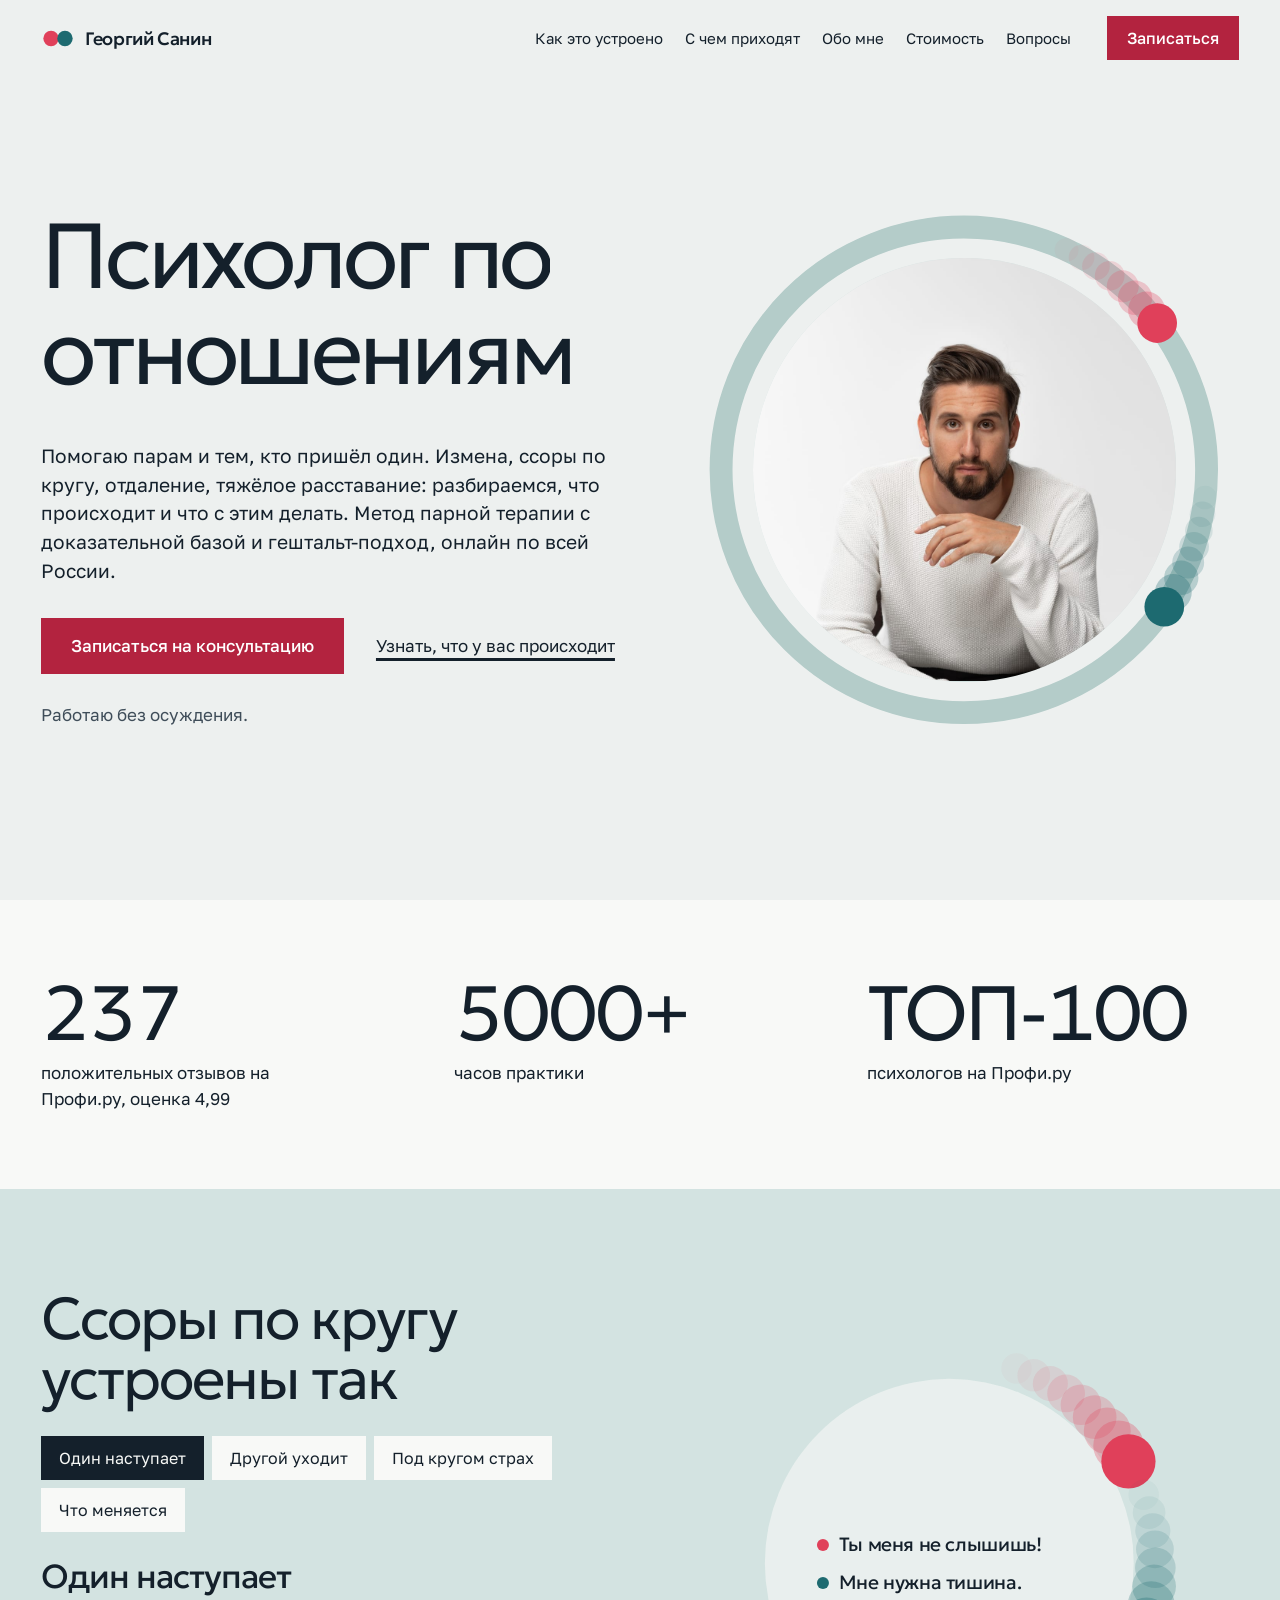
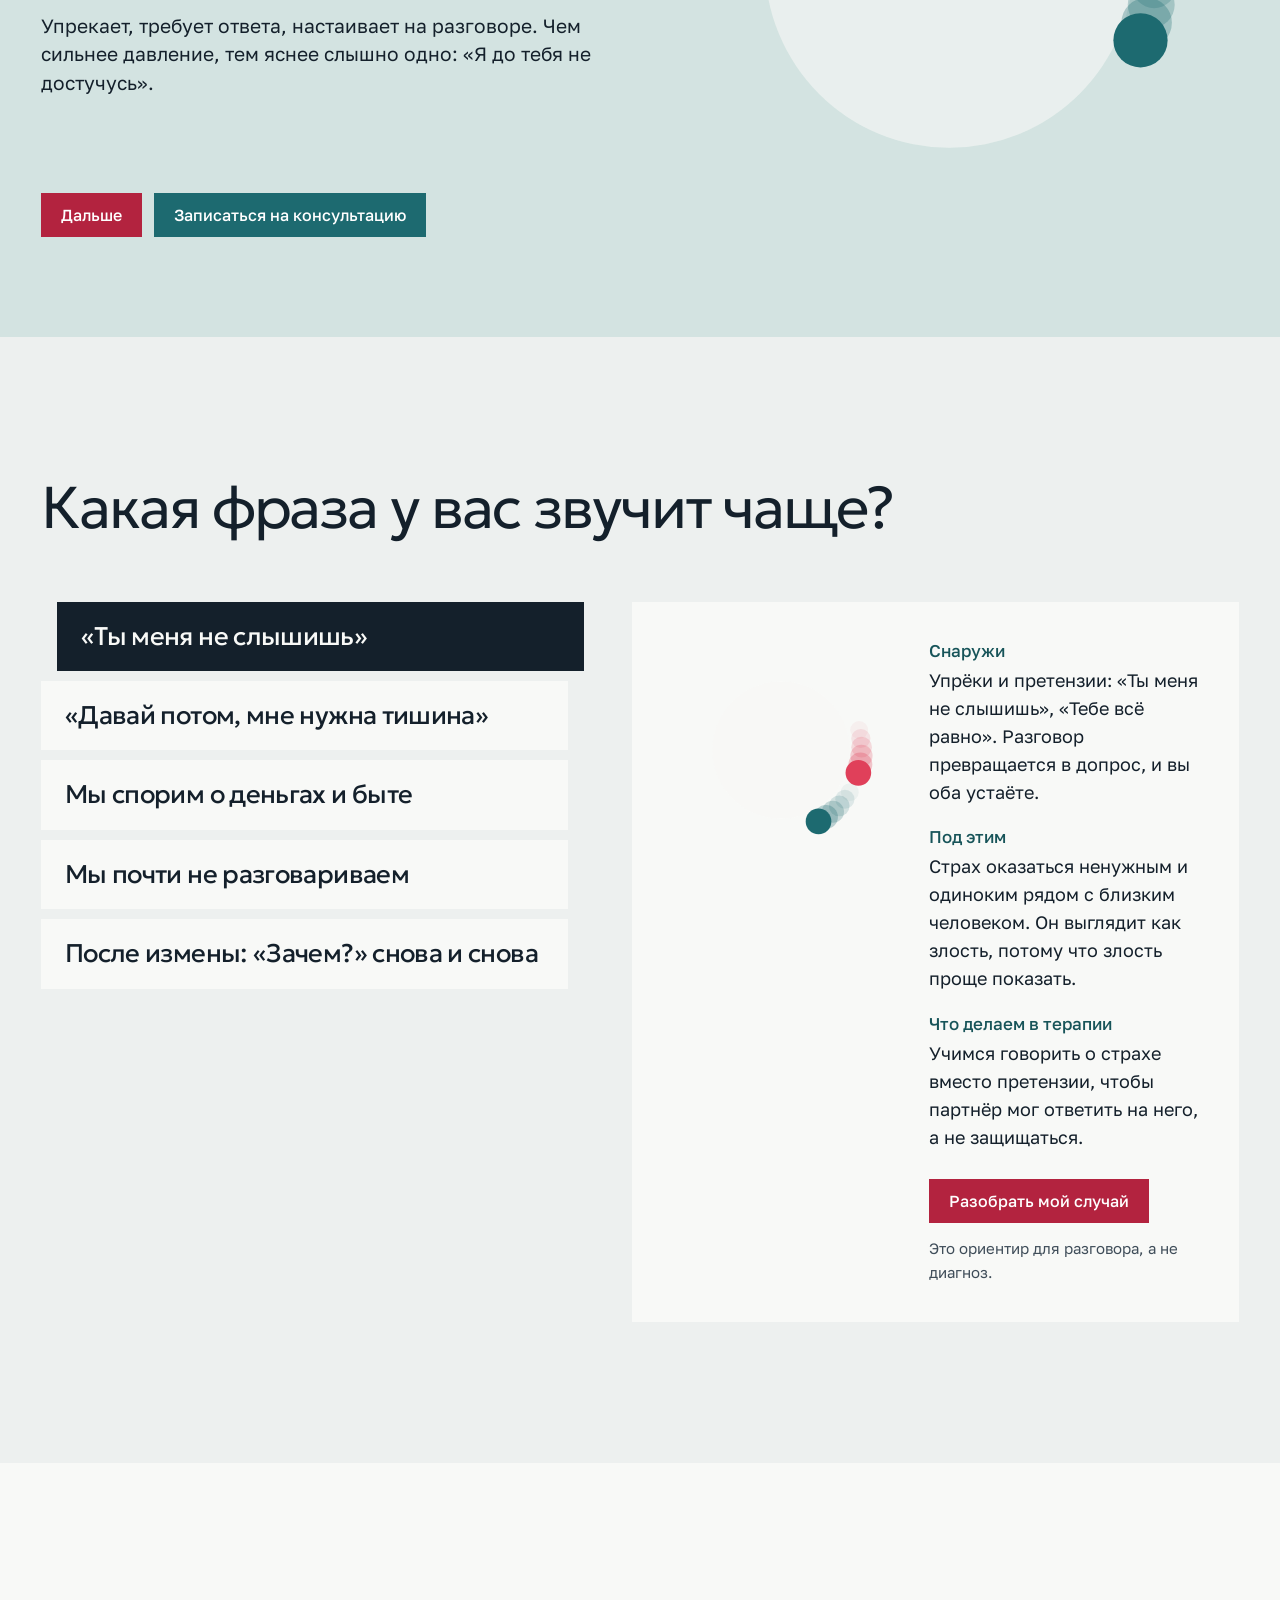
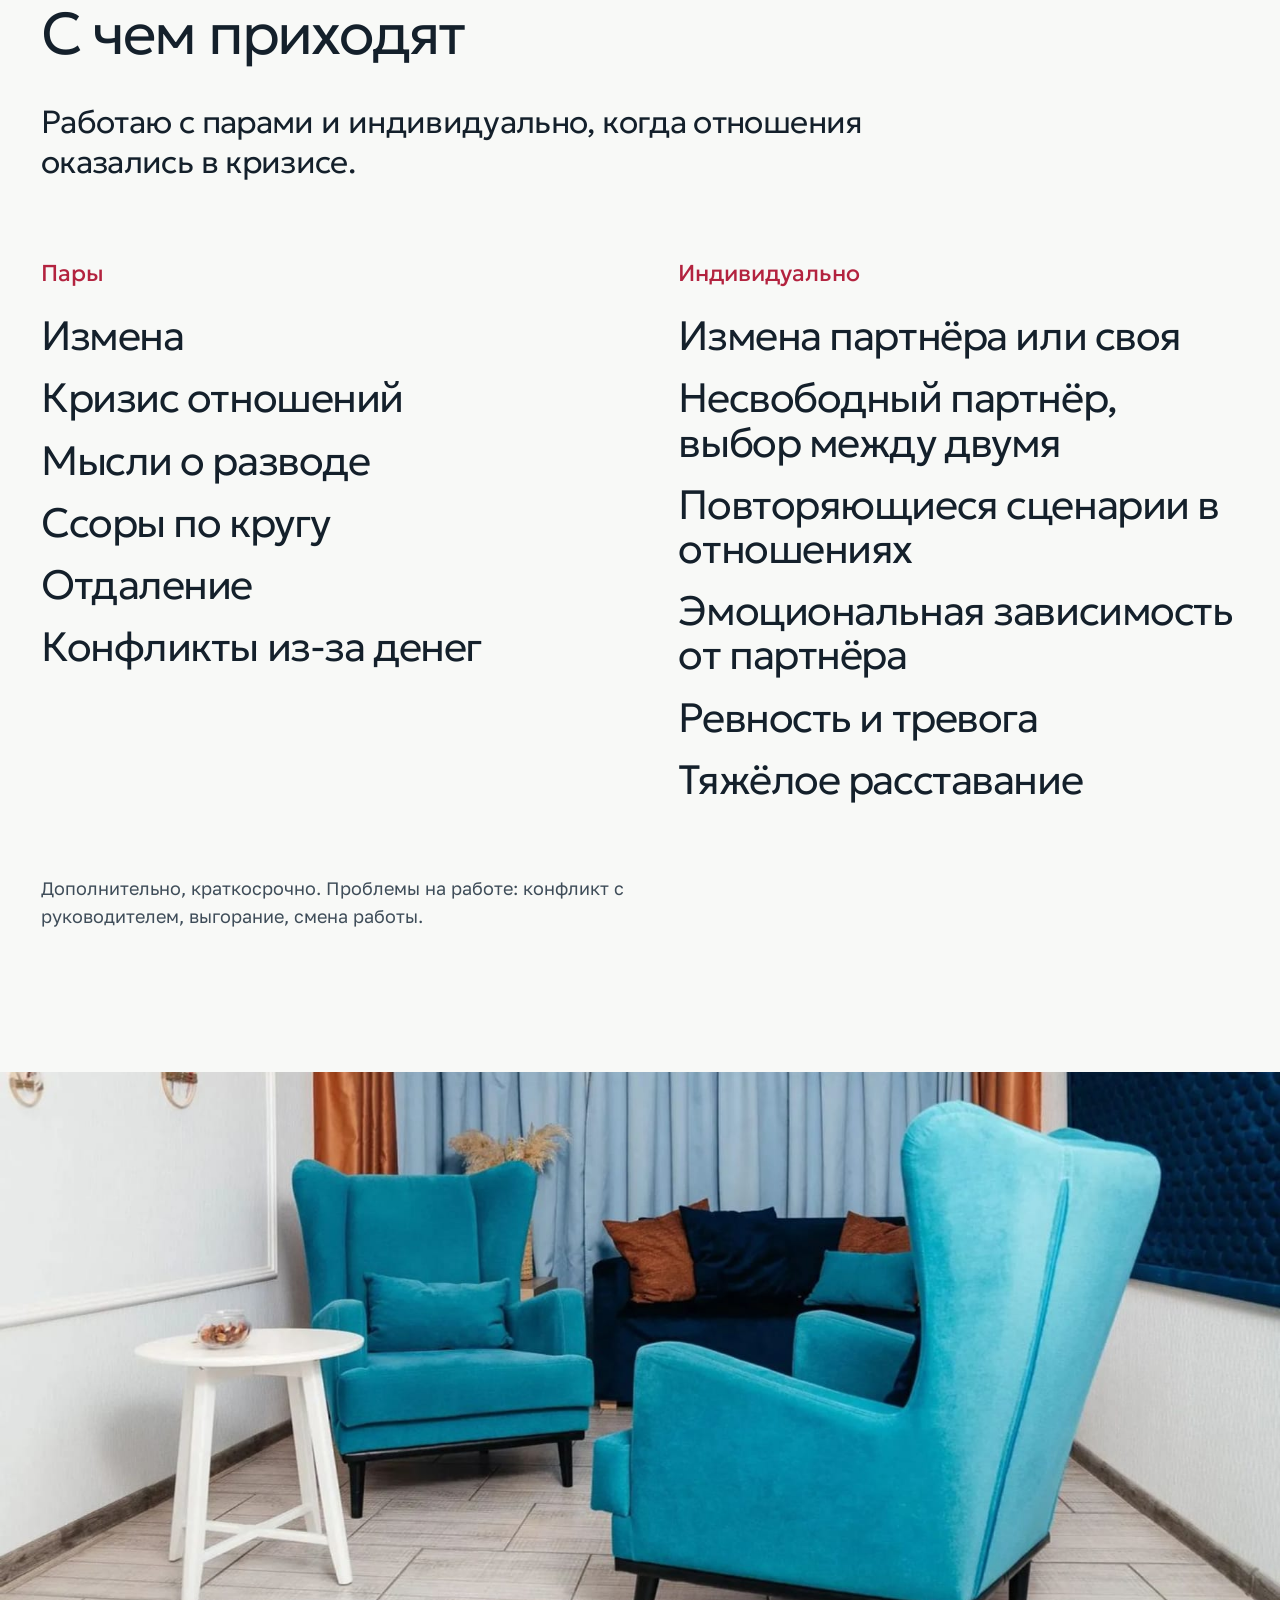
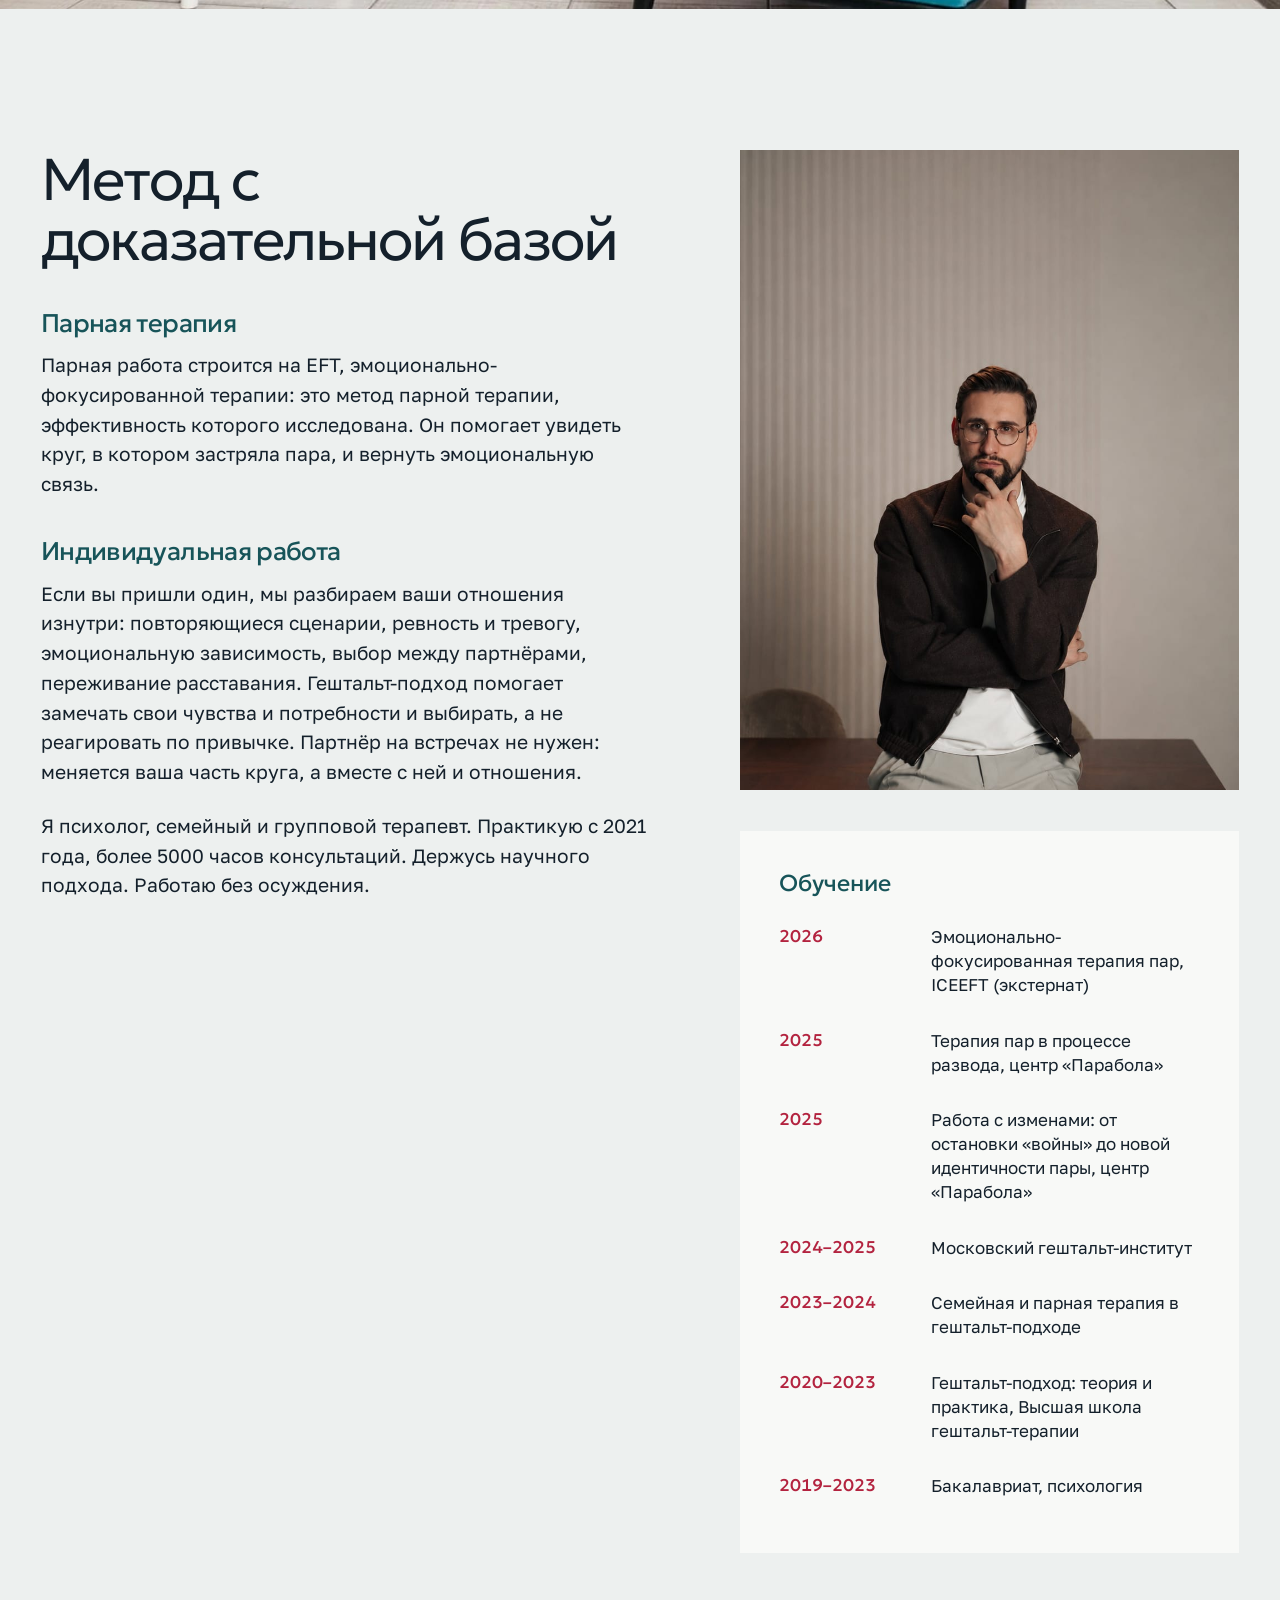
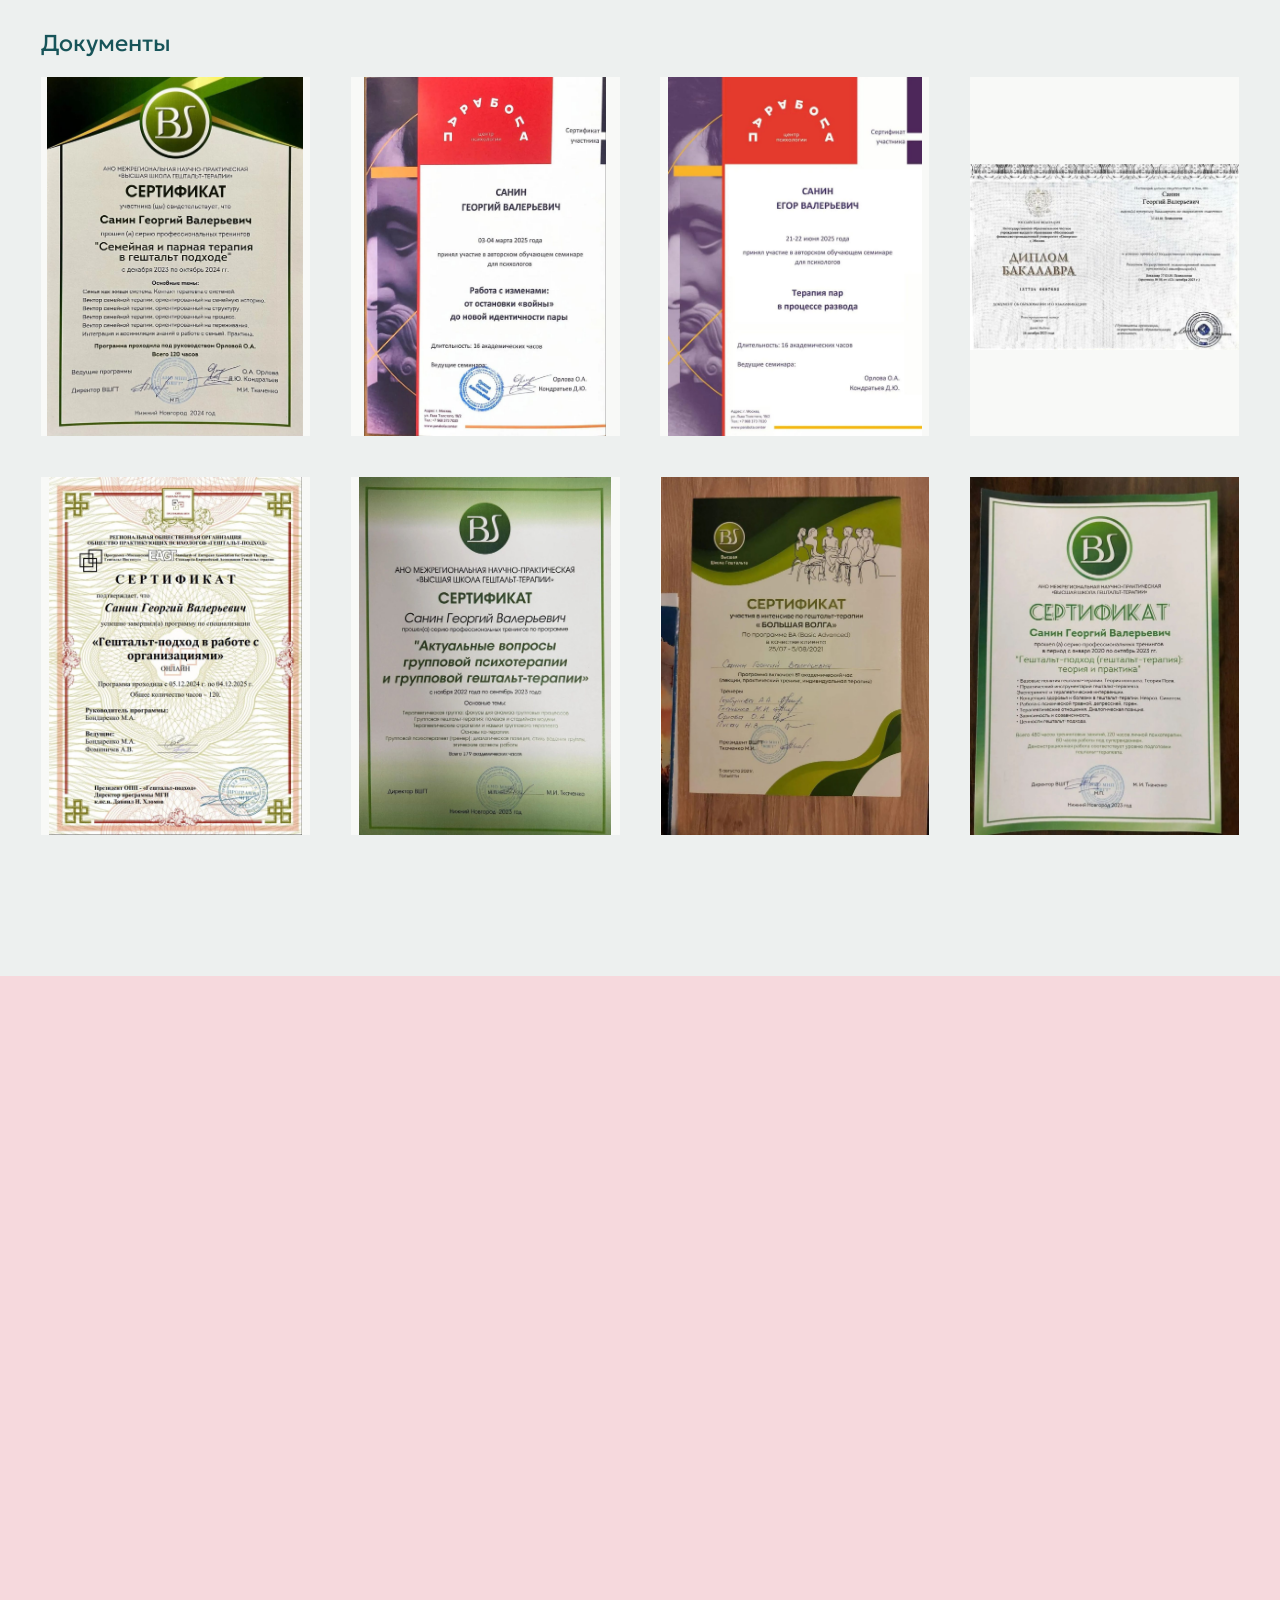
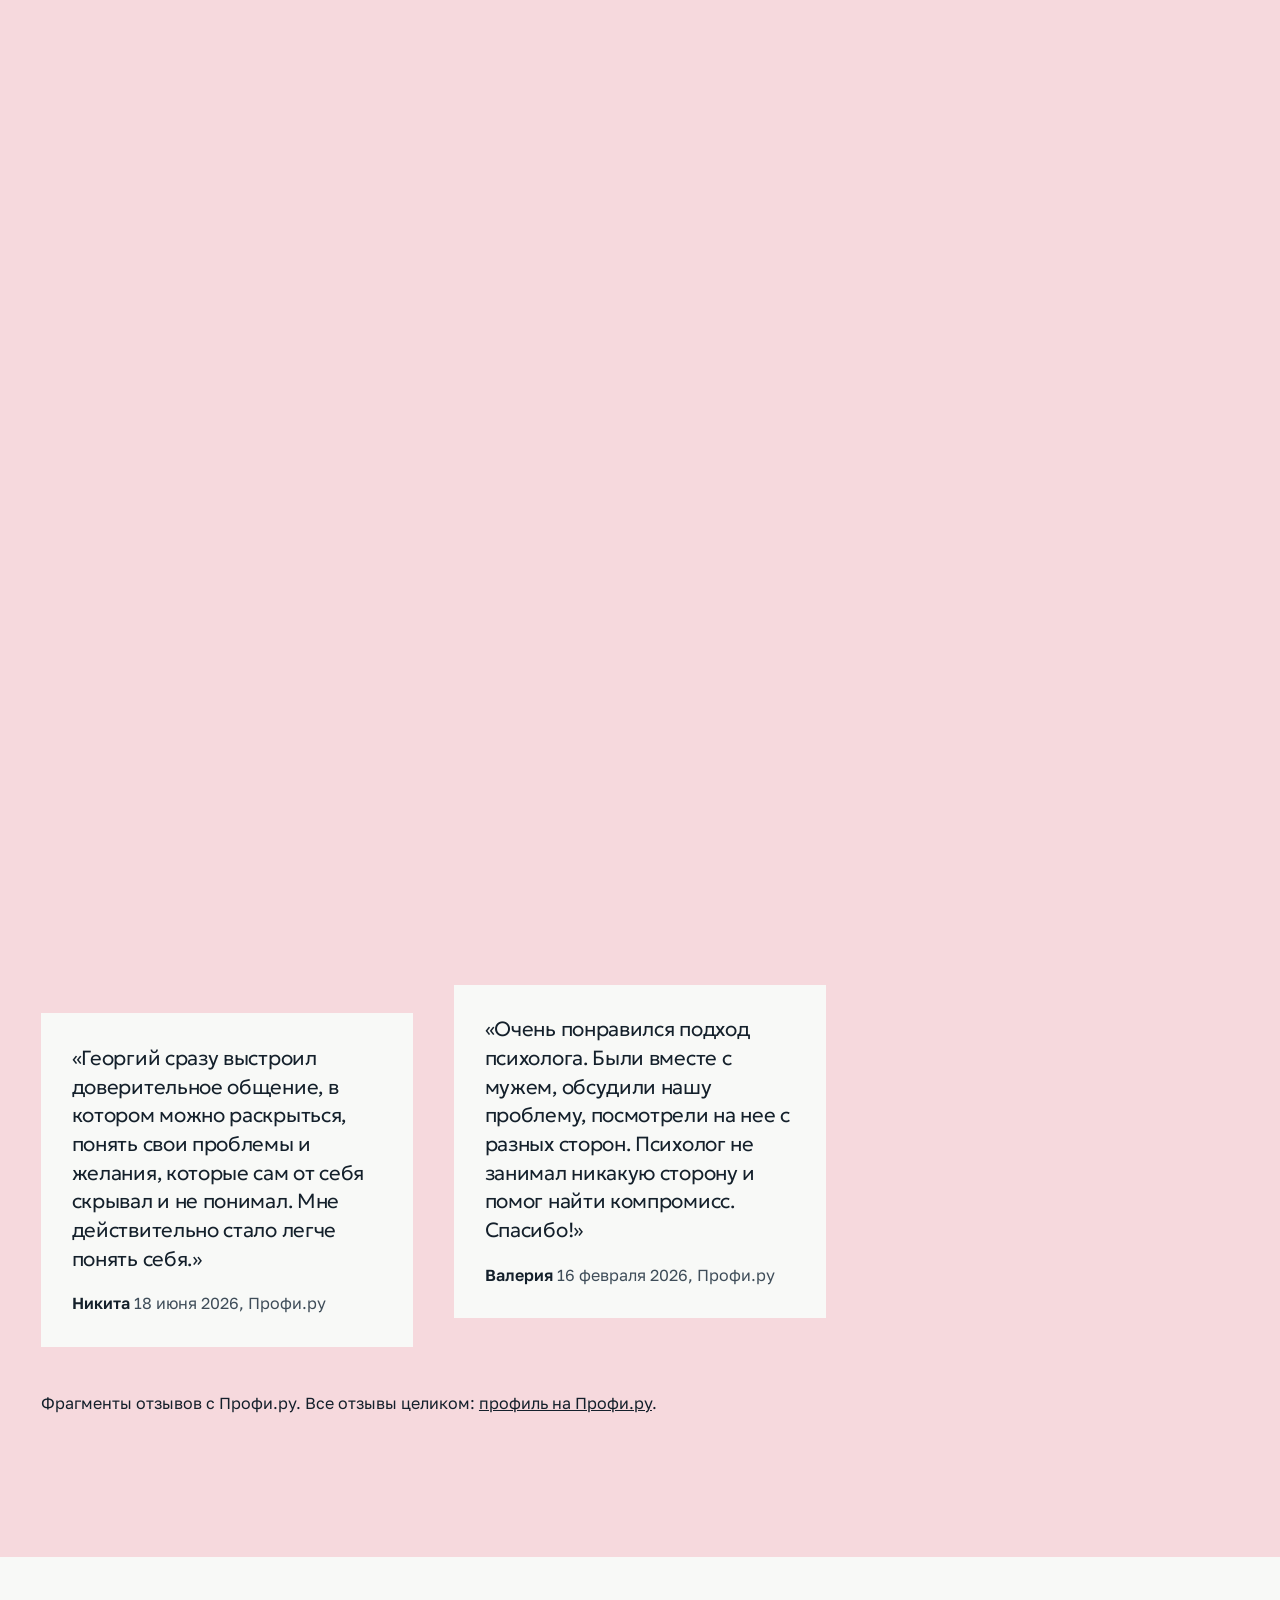
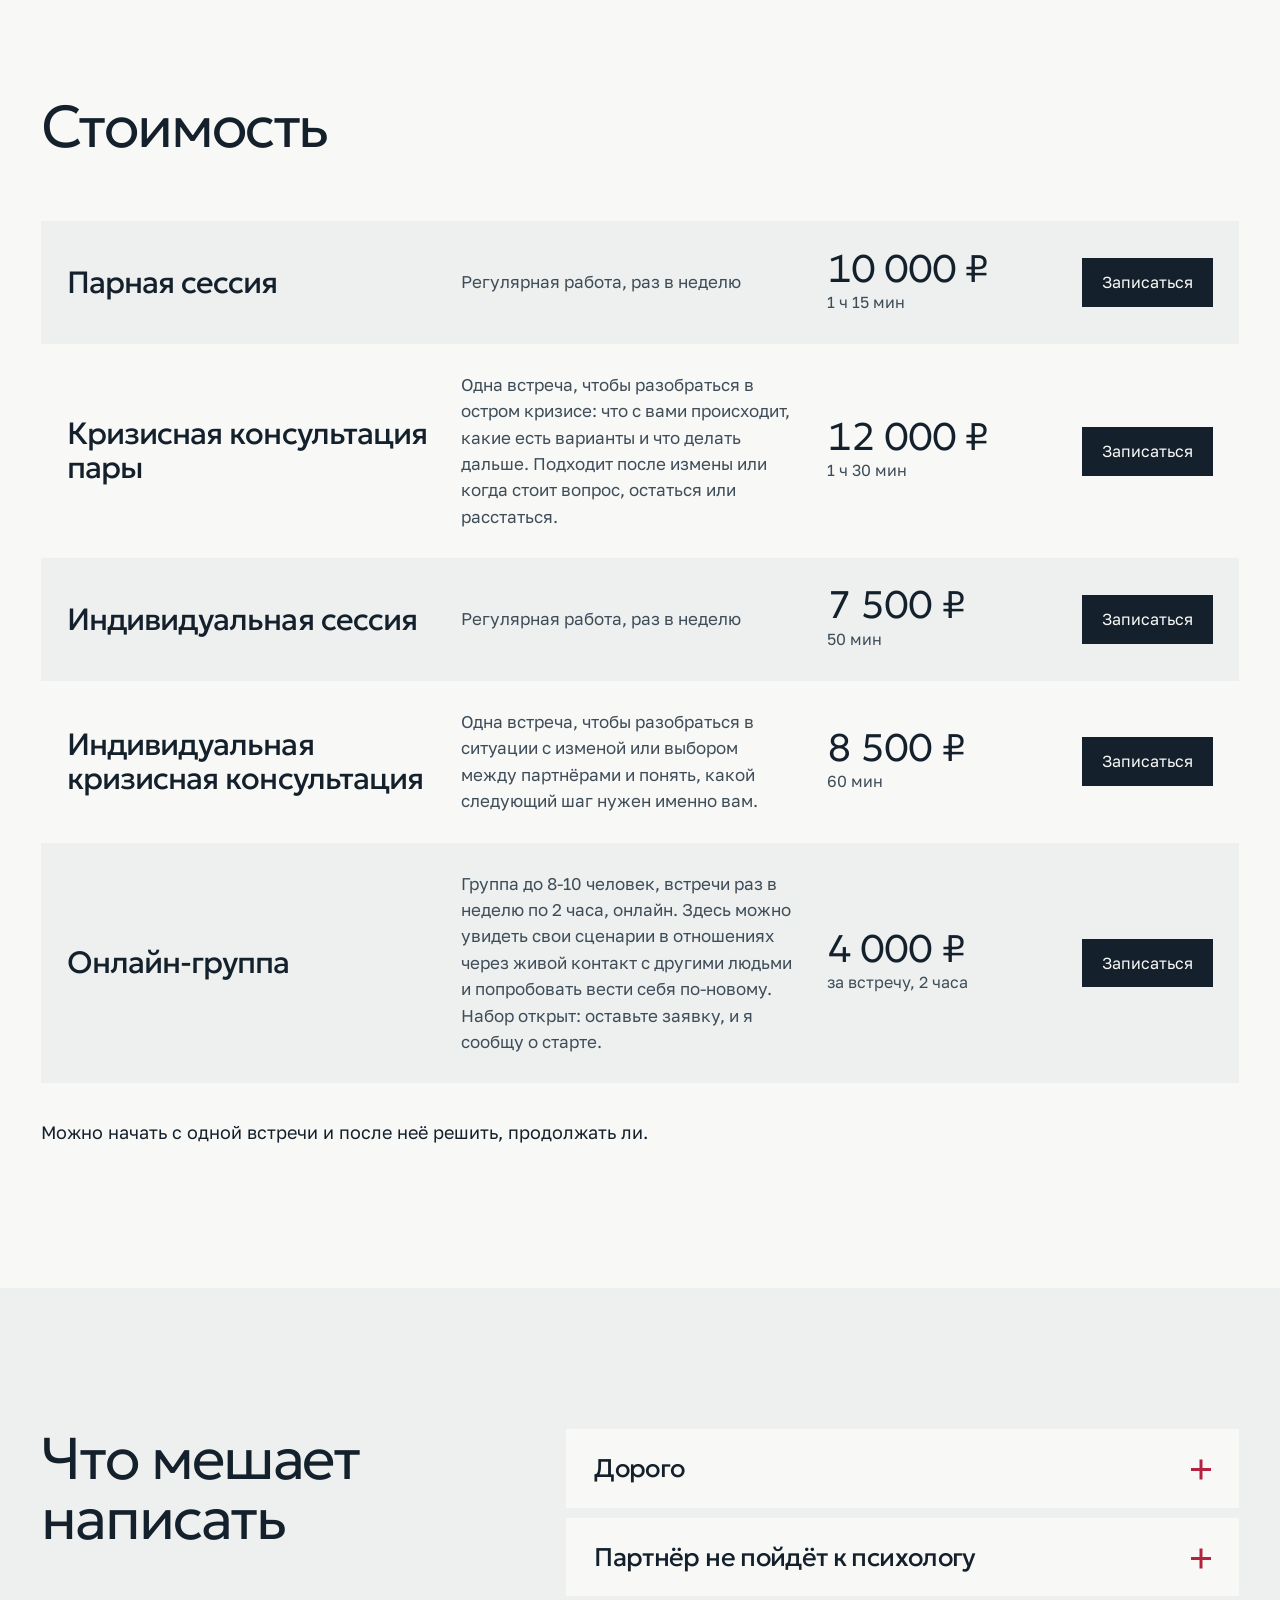
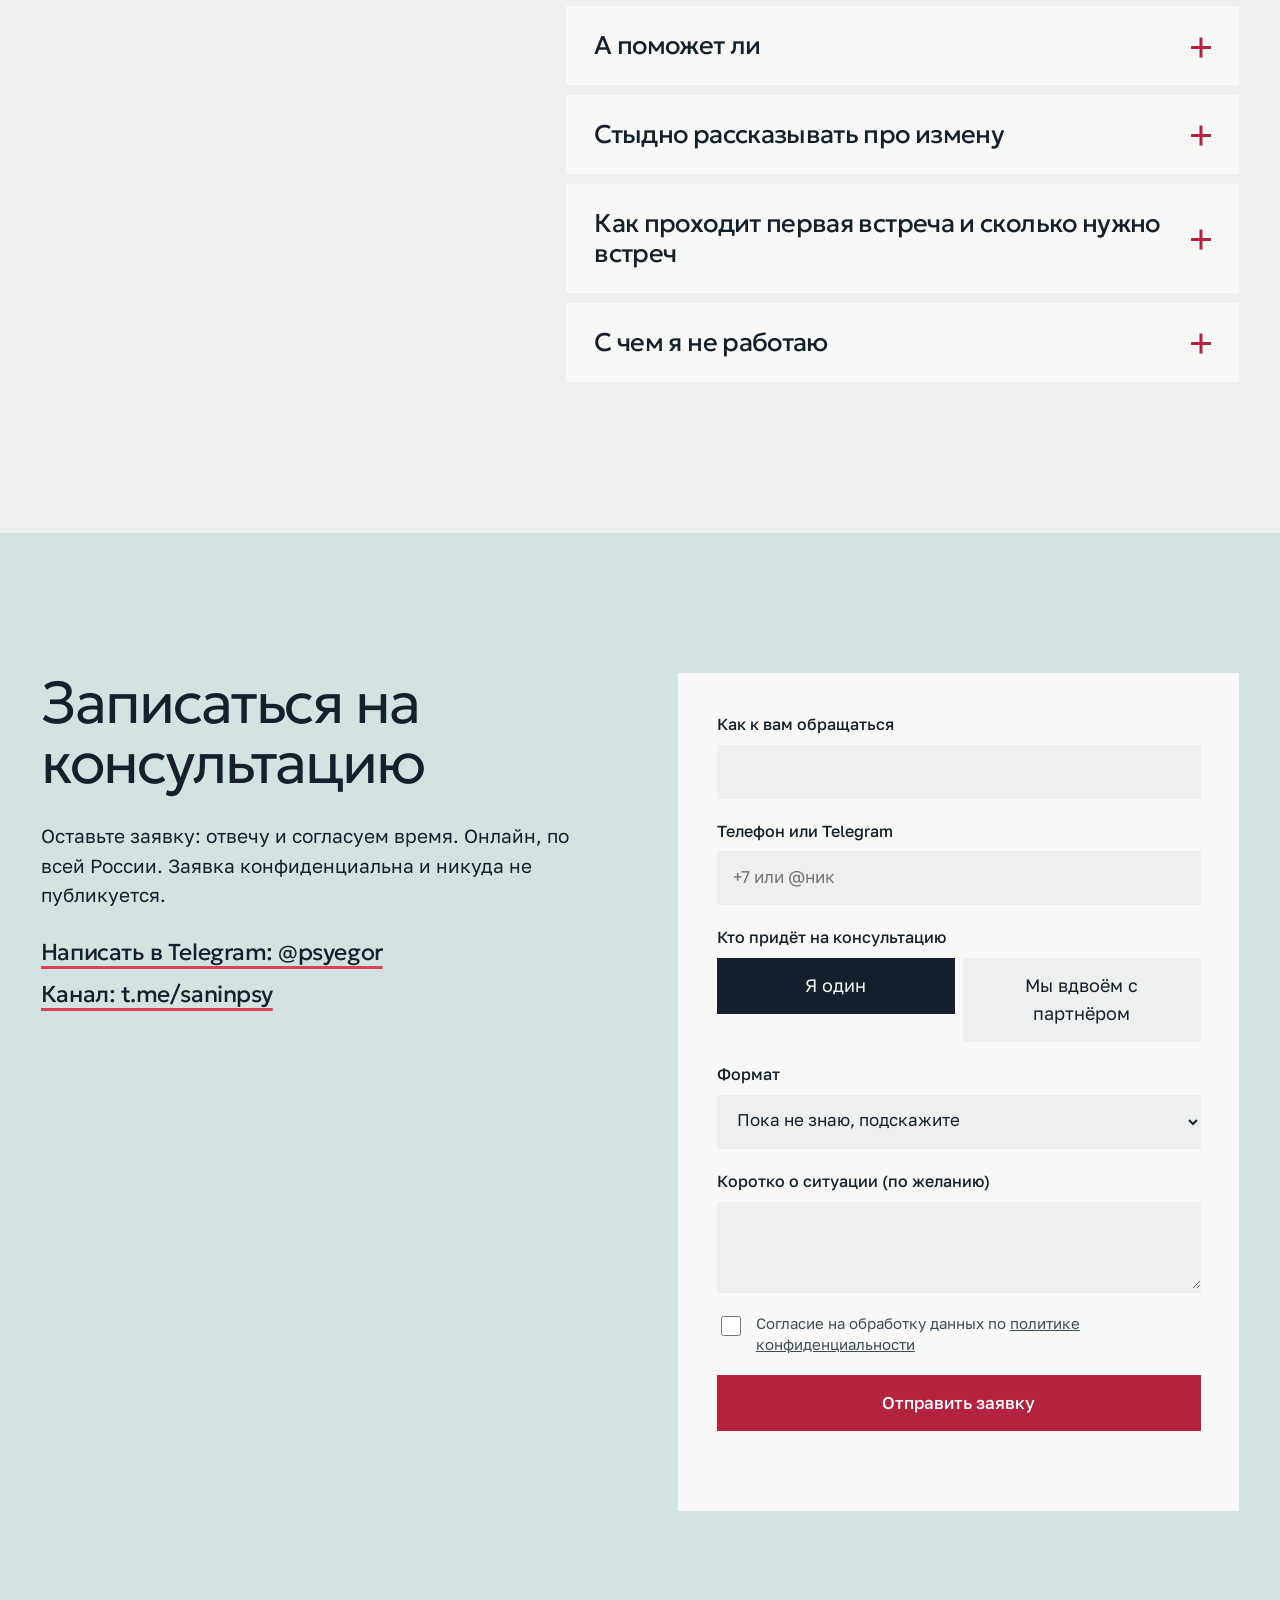
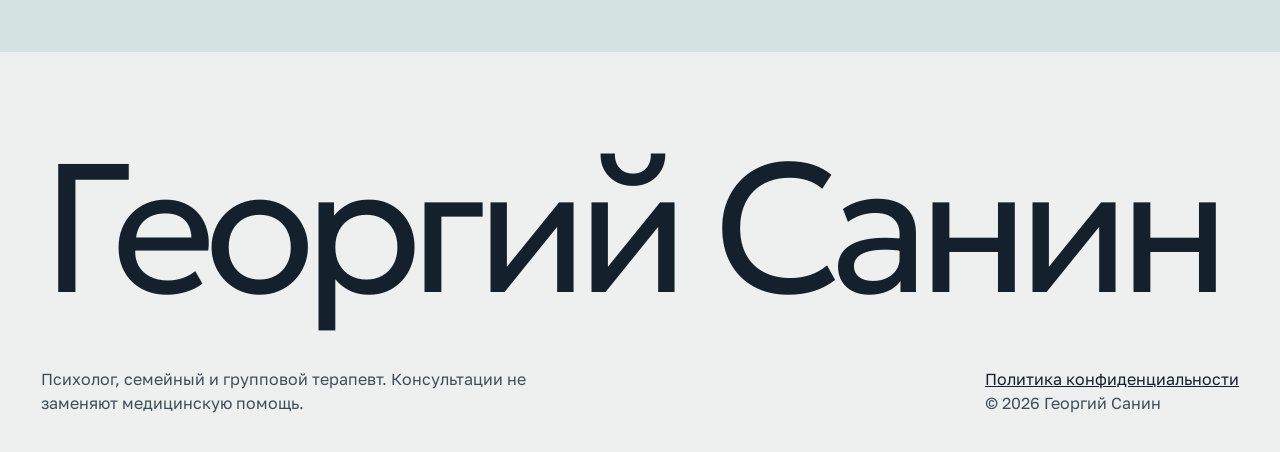
<file: index.html>
<!doctype html>
<html lang="ru">
<head>
<meta charset="utf-8">
<meta name="viewport" content="width=device-width, initial-scale=1">
<title>Психолог по отношениям: помощь парам и тем, кто пришёл один, Георгий Санин</title>
<meta name="description" content="Георгий Санин, психолог по отношениям. Помогаю парам и тем, кто пришёл один: измена, ссоры по кругу, отдаление, тяжёлое расставание. Онлайн по России. 237 отзывов на Профи.ру, оценка 4,99.">
<meta property="og:title" content="Психолог по отношениям Георгий Санин">
<meta property="og:description" content="Помогаю парам и тем, кто пришёл один. Измена, ссоры по кругу, отдаление. Онлайн по России, без осуждения.">
<meta property="og:type" content="website">
<meta name="theme-color" content="#EDF0EF">
<link rel="icon" href="data:image/svg+xml,%3Csvg xmlns='http://www.w3.org/2000/svg' viewBox='0 0 64 64'%3E%3Ccircle cx='24' cy='32' r='16' fill='%23D9482A'/%3E%3Ccircle cx='42' cy='32' r='16' fill='%231D6A70'/%3E%3C/svg%3E">
<script>document.documentElement.classList.add('js')</script>
<link rel="preconnect" href="https://fonts.googleapis.com">
<link rel="preconnect" href="https://fonts.gstatic.com" crossorigin>
<link href="https://fonts.googleapis.com/css2?family=Geologica:wght@300;400;500&family=Golos+Text:wght@400;500;600&display=swap" rel="stylesheet">
<link rel="stylesheet" href="styles.css">
</head>
<body>

<header class="header" id="header">
  <div class="header__inner">
    <a class="logo" href="#top" aria-label="Георгий Санин, на главную">
      <svg viewBox="0 0 44 24" width="34" height="19" aria-hidden="true"><circle cx="13" cy="12" r="10" fill="var(--coral)"/><circle cx="31" cy="12" r="10" fill="var(--teal)"/></svg>
      <span>Георгий Санин</span>
    </a>
    <nav class="nav" id="nav" aria-label="Разделы">
      <a href="#circle">Как это устроено</a>
      <a href="#requests">С чем приходят</a>
      <a href="#about">Обо мне</a>
      <a href="#price">Стоимость</a>
      <a href="#faq">Вопросы</a>
    </nav>
    <a class="btn btn--small header__cta" href="#contact"><span>Записаться</span></a>
    <button class="burger" id="burger" aria-label="Меню" aria-expanded="false"><i></i><i></i></button>
  </div>
</header>

<main id="top">

<!-- HERO -->
<section class="hero">
  <div class="hero__text">
    <h1 class="hero__title" data-split>Психолог по отношениям</h1>
    <p class="hero__lead" data-r>Помогаю парам и тем, кто пришёл один. Измена, ссоры по кругу, отдаление, тяжёлое расставание: разбираемся, что происходит и что с этим делать. Метод парной терапии с доказательной базой и гештальт-подход, онлайн по всей России.</p>
    <div class="hero__actions" data-r>
      <a class="btn" href="#contact" data-magnet><span>Записаться на консультацию</span></a>
      <a class="textlink" href="#pick">Узнать, что у вас происходит</a>
    </div>
    <p class="hero__note" data-r>Работаю без осуждения.</p>
  </div>
  <figure class="hero__ring" aria-label="Георгий Санин, психолог по отношениям">
    <svg class="hero__band" viewBox="0 0 720 720" aria-hidden="true"><circle cx="360" cy="360" r="318" fill="none" stroke="var(--band)" stroke-width="30"/></svg>
    <div class="hero__photo"><img src="img/georgiy-hero.jpg" width="1100" height="1100" alt="Георгий Санин, психолог по отношениям" fetchpriority="high"></div>
    <svg class="hero__dots" id="heroDots" viewBox="0 0 720 720" aria-hidden="true"></svg>
  </figure>
</section>

<!-- FACTS -->
<section class="facts" aria-label="Коротко о практике">
  <div class="facts__inner">
    <p class="fact" data-r><b><span data-count="237">237</span></b><span>положительных отзывов на Профи.ру, оценка 4,99</span></p>
    <p class="fact" data-r><b><span data-count="5000">5000</span>+</b><span>часов практики</span></p>
    <p class="fact" data-r><b>ТОП-100</b><span>психологов на Профи.ру</span></p>
  </div>
</section>

<!-- SCENE: the circle -->
<section class="scene" id="circle" aria-labelledby="scene-h">
  <div class="scene__stick">
    <div class="scene__text">
      <h2 id="scene-h" class="h2">Ссоры по кругу устроены так</h2>
      <div class="steps" role="tablist" aria-label="Шаги">
        <button type="button" class="steps__tab is-on" role="tab" aria-selected="true" data-i="0">Один наступает</button>
        <button type="button" class="steps__tab" role="tab" aria-selected="false" data-i="1">Другой уходит</button>
        <button type="button" class="steps__tab" role="tab" aria-selected="false" data-i="2">Под кругом страх</button>
        <button type="button" class="steps__tab" role="tab" aria-selected="false" data-i="3">Что меняется</button>
      </div>
      <div class="stages">
        <div class="stage is-on" data-stage="0">
          <h3>Один наступает</h3>
          <p>Упрекает, требует ответа, настаивает на разговоре. Чем сильнее давление, тем яснее слышно одно: «Я до тебя не достучусь».</p>
        </div>
        <div class="stage" data-stage="1">
          <h3>Другой уходит</h3>
          <p>Молчит, закрывается, уходит в работу или в телефон, чтобы не стало ещё хуже. Первому это выглядит как «ему всё равно». Круг разгоняется.</p>
        </div>
        <div class="stage" data-stage="2">
          <h3>Под кругом страх</h3>
          <p>Под упрёками чаще всего боль и страх оказаться ненужным. Под молчанием страх не справиться и снова стать виноватым. Эти чувства редко звучат вслух.</p>
        </div>
        <div class="stage" data-stage="3">
          <h3>Что меняется</h3>
          <p>Метод парной терапии с доказательной базой помогает вместе заметить круг, назвать настоящие чувства и научиться говорить о них так, чтобы другой мог услышать. Если вы пришли один, меняется ваша часть круга, а вместе с ней и отношения.</p>
        </div>
      </div>
      <div class="scene__ctas"><button type="button" class="btn btn--small scene__next" id="sceneNext"><span>Дальше</span></button><a class="btn btn--small scene__book" href="#contact"><span>Записаться на консультацию</span></a></div>
    </div>
    <div class="scene__art">
      <svg id="sceneSvg" viewBox="0 0 640 640" role="img" aria-label="Два человека бегут по кругу: один догоняет, другой убегает. В конце круг размыкается, и они оказываются рядом."></svg>
      <div class="says" aria-hidden="true">
        <p class="says__c" id="saysC">Ты меня не слышишь!</p>
        <p class="says__t" id="saysT">Мне нужна тишина.</p>
      </div>
    </div>
  </div>
</section>

<!-- PICK -->
<section class="pick" id="pick" aria-labelledby="pick-h">
  <div class="wrap">
    <h2 class="h2" id="pick-h" data-r>Какая фраза у вас звучит чаще?</h2>
    <div class="pick__grid">
      <fieldset class="pick__list" data-r>
        <legend class="sr">Выберите фразу, которая вам знакома</legend>
        <label><input type="radio" name="cycle" value="a" checked><span>«Ты меня не слышишь»</span></label>
        <label><input type="radio" name="cycle" value="b"><span>«Давай потом, мне нужна тишина»</span></label>
        <label><input type="radio" name="cycle" value="c"><span>Мы спорим о деньгах и быте</span></label>
        <label><input type="radio" name="cycle" value="d"><span>Мы почти не разговариваем</span></label>
        <label><input type="radio" name="cycle" value="e"><span>После измены: «Зачем?» снова и снова</span></label>
      </fieldset>
      <div class="pick__out" data-r aria-live="polite">
        <svg class="mini" id="miniSvg" viewBox="0 0 240 240" aria-hidden="true"></svg>
        <div class="pick__text">
          <h3>Снаружи</h3>
          <p id="pkOut"></p>
          <h3>Под этим</h3>
          <p id="pkUnder"></p>
          <h3>Что делаем в терапии</h3>
          <p id="pkDo"></p>
          <a class="btn btn--small" href="#contact" id="pkGo"><span>Разобрать мой случай</span></a>
          <p class="pick__note">Это ориентир для разговора, а не диагноз.</p>
        </div>
      </div>
    </div>
  </div>
</section>

<!-- REQUESTS -->
<section class="req" id="requests" aria-labelledby="req-h">
  <div class="wrap">
    <h2 class="h2" id="req-h" data-r>С чем приходят</h2>
    <p class="statement" data-r>Работаю с парами и индивидуально, когда отношения оказались в кризисе.</p>
    <div class="req__cols">
      <div class="req__col" data-r>
        <h3>Пары</h3>
        <ul>
          <li>Измена</li>
          <li>Кризис отношений</li>
          <li>Мысли о разводе</li>
          <li>Ссоры по кругу</li>
          <li>Отдаление</li>
          <li>Конфликты из-за денег</li>
        </ul>
      </div>
      <div class="req__col" data-r>
        <h3>Индивидуально</h3>
        <ul>
          <li>Измена партнёра или своя</li>
          <li>Несвободный партнёр, выбор между двумя</li>
          <li>Повторяющиеся сценарии в отношениях</li>
          <li>Эмоциональная зависимость от партнёра</li>
          <li>Ревность и тревога</li>
          <li>Тяжёлое расставание</li>
        </ul>
      </div>
    </div>
    <p class="req__extra" data-r>Дополнительно, краткосрочно. Проблемы на работе: конфликт с руководителем, выгорание, смена работы.</p>
  </div>
</section>

<figure class="band" data-r>
  <img src="img/office.jpg" width="1800" height="1201" alt="Кабинет психолога: бирюзовые кресла, светлые стены, штора">
</figure>

<!-- ABOUT -->
<section class="about" id="about" aria-labelledby="about-h">
  <div class="wrap about__grid">
    <div class="about__text">
      <h2 class="h2" id="about-h" data-r>Метод с доказательной базой</h2>
      <h3 class="about__h" data-r>Парная терапия</h3>
      <p data-r>Парная работа строится на EFT, эмоционально-фокусированной терапии: это метод парной терапии, эффективность которого исследована. Он помогает увидеть круг, в котором застряла пара, и вернуть эмоциональную связь.</p>
      <h3 class="about__h" data-r>Индивидуальная работа</h3>
      <p data-r>Если вы пришли один, мы разбираем ваши отношения изнутри: повторяющиеся сценарии, ревность и тревогу, эмоциональную зависимость, выбор между партнёрами, переживание расставания. Гештальт-подход помогает замечать свои чувства и потребности и выбирать, а не реагировать по привычке. Партнёр на встречах не нужен: меняется ваша часть круга, а вместе с ней и отношения.</p>
      <p data-r>Я психолог, семейный и групповой терапевт. Практикую с 2021 года, более 5000 часов консультаций. Держусь научного подхода. Работаю без осуждения.</p>
    </div>
    <div class="about__side">
      <img class="about__photo" src="img/georgiy-about.jpg" width="900" height="1352" alt="Георгий Санин за рабочим столом" data-r>
    <div class="about__edu" data-r>
      <h3>Обучение</h3>
      <ol class="edu">
        <li><b>2026</b><span>Эмоционально-фокусированная терапия пар, ICEEFT (экстернат)</span></li>
        <li><b>2025</b><span>Терапия пар в процессе развода, центр «Парабола»</span></li>
        <li><b>2025</b><span>Работа с изменами: от остановки «войны» до новой идентичности пары, центр «Парабола»</span></li>
        <li><b>2024–2025</b><span>Московский гештальт-институт</span></li>
        <li><b>2023–2024</b><span>Семейная и парная терапия в гештальт-подходе</span></li>
        <li><b>2020–2023</b><span>Гештальт-подход: теория и практика, Высшая школа гештальт-терапии</span></li>
        <li><b>2019–2023</b><span>Бакалавриат, психология</span></li>
      </ol>
    </div>
    </div>
  </div>
  <div class="wrap docs" data-r>
    <h3>Документы</h3>
    <ul class="docs__list">
      <li><button type="button" data-doc="img/cert-couple.jpg" data-alt="Сертификат: семейная и парная терапия в гештальт-подходе"><img src="img/cert-couple.jpg" width="1100" height="1539" alt="Сертификат: семейная и парная терапия в гештальт-подходе"></button></li>
      <li><button type="button" data-doc="img/cert-infidelity.jpg" data-alt="Сертификат: работа с изменами"><img src="img/cert-infidelity.jpg" width="1100" height="1629" alt="Сертификат: работа с изменами"></button></li>
      <li><button type="button" data-doc="img/cert-divorce.jpg" data-alt="Сертификат: терапия пар в процессе развода"><img src="img/cert-divorce.jpg" width="1100" height="1556" alt="Сертификат: терапия пар в процессе развода"></button></li>
      <li><button type="button" data-doc="img/diploma.jpg" data-alt="Диплом бакалавра, психология"><img src="img/diploma.jpg" width="1100" height="761" alt="Диплом бакалавра, психология"></button></li>
      <li><button type="button" data-doc="img/cert-gestalt-org.jpg" data-alt="Сертификат: гештальт-подход в работе с организациями"><img src="img/cert-gestalt-org.jpg" width="1100" height="1556" alt="Сертификат: гештальт-подход в работе с организациями" loading="lazy"></button></li>
      <li><button type="button" data-doc="img/cert-group-therapy.jpg" data-alt="Сертификат: актуальные вопросы групповой психотерапии и групповой гештальт-терапии"><img src="img/cert-group-therapy.jpg" width="1100" height="1565" alt="Сертификат: актуальные вопросы групповой психотерапии и групповой гештальт-терапии" loading="lazy"></button></li>
      <li><button type="button" data-doc="img/cert-bolshaya-volga.jpg" data-alt="Сертификат: интенсив по гештальт-терапии «Большая Волга»"><img src="img/cert-bolshaya-volga.jpg" width="1100" height="1467" alt="Сертификат: интенсив по гештальт-терапии «Большая Волга»" loading="lazy"></button></li>
      <li><button type="button" data-doc="img/cert-gestalt-practice.jpg" data-alt="Сертификат: гештальт-подход (гештальт-терапия), теория и практика"><img src="img/cert-gestalt-practice.jpg" width="1100" height="1467" alt="Сертификат: гештальт-подход (гештальт-терапия), теория и практика" loading="lazy"></button></li>
    </ul>
  </div>
</section>

<dialog class="lightbox" id="lightbox" aria-label="Документ">
  <img id="lbImg" alt="">
  <button type="button" class="lightbox__x" id="lbX">Закрыть</button>
</dialog>

<!-- PROOF -->
<section class="proof" id="proof" aria-labelledby="proof-h">
  <div class="wrap proof__grid">
    <div class="proof__text">
      <h2 class="h2" id="proof-h" data-r>237 положительных отзывов на Профи.ру</h2>
      <p class="proof__score" data-r><b>4,99</b><span>средняя оценка</span></p>
      <p data-r>Каждый отзыв проходит проверку на подлинность, анонимные не публикуются. Их можно прочитать целиком: это лучший способ понять, как я работаю, до первой встречи.</p>
      <a class="btn" href="https://profi.ru/profile/SaninGV/#reviews-tab" target="_blank" rel="noopener" data-r data-magnet><span>Читать отзывы на Профи.ру</span></a>
    </div>
    <svg class="proof__field" id="dots" viewBox="0 0 330 352" role="img" aria-label="237 точек: по одной на каждый отзыв"></svg>
  </div>
  <div class="wrap reviews">
    <div class="reviews__cols">
      <blockquote class="review" data-r><p>«С первых минут он смог создать атмосферу доверия и безопасности. На протяжении всей встречи он мастерски сохранял нейтральную позицию, не принимая ничью сторону и не становясь судьей.»</p><footer><b>Гелена</b> <span>3 декабря 2025, Профи.ру</span></footer></blockquote>
      <blockquote class="review" data-r><p>«Ходили парой к психологу. Было много проблем, ссор, недопонимания. Теперь стало намного лучше. Научились нормально разговаривать, договариваться. Больше не ругаемся по пустякам. В доме стало спокойнее. Очень помогло. Спасибо!»</p><footer><b>Янина</b> <span>10 августа 2026, Профи.ру</span></footer></blockquote>
      <blockquote class="review" data-r><p>«Георгий сразу выстроил доверительное общение, в котором можно раскрыться, понять свои проблемы и желания, которые сам от себя скрывал и не понимал. Мне действительно стало легче понять себя.»</p><footer><b>Никита</b> <span>18 июня 2026, Профи.ру</span></footer></blockquote>
      <blockquote class="review" data-r><p>«Благодаря работе с Георгием нам с мужем удалось сдвинуть с мёртвой точки общение, которое долгое время находилось в стагнации, и постепенно научиться более бережному отношению друг к другу и к собственным потребностям.»</p><footer><b>Елена</b> <span>10 декабря 2025, Профи.ру</span></footer></blockquote>
      <blockquote class="review" data-r><p>«Деликатен и осторожен. Бережно проводил через острые моменты. Временами было непросто) Многое осознала и переосмыслила. Искренне благодарю.»</p><footer><b>Олеся</b> <span>14 августа 2026, Профи.ру</span></footer></blockquote>
      <blockquote class="review" data-r><p>«Очень понравился подход психолога. Были вместе с мужем, обсудили нашу проблему, посмотрели на нее с разных сторон. Психолог не занимал никакую сторону и помог найти компромисс. Спасибо!»</p><footer><b>Валерия</b> <span>16 февраля 2026, Профи.ру</span></footer></blockquote>
      <blockquote class="review" data-r><p>«Расстался с девушкой, решил найти специалиста на этом сайте, и первый откликнувший специалист был Георгием. Он помог мне яснее видеть ситуацию, принять правильные решения и мне стало намного лучше после сессии.»</p><footer><b>Давэй</b> <span>16 мая 2026, Профи.ру</span></footer></blockquote>
      <blockquote class="review" data-r><p>«Георгий — первый семейный психолог, с которым было комфортно и мне и мужу, до этого были у 4 разных специалистов с разным ценовым диапазоном, и результат был противоположный.»</p><footer><b>Ольга</b> <span>20 декабря 2025, Профи.ру</span></footer></blockquote>
    </div>
    <p class="reviews__note" data-r>Фрагменты отзывов с Профи.ру. Все отзывы целиком: <a href="https://profi.ru/profile/SaninGV/#reviews-tab" target="_blank" rel="noopener">профиль на Профи.ру</a>.</p>
  </div>
</section>

<!-- PRICE -->
<section class="price" id="price" aria-labelledby="price-h">
  <div class="wrap">
    <h2 class="h2" id="price-h" data-r>Стоимость</h2>
    <div class="ptable" role="table" aria-label="Форматы и стоимость консультаций">
      <div class="prow" role="row" data-r>
        <h3 class="pt" role="rowheader">Парная сессия</h3>
        <p class="pd" role="cell">Регулярная работа, раз в неделю</p>
        <p class="pp" role="cell"><b>10 000 ₽</b> <span>1 ч 15 мин</span></p>
        <p class="pa" role="cell"><a class="rowgo" href="#contact" data-fmt="Парная сессия, 10 000 ₽">Записаться</a></p>
      </div>
      <div class="prow" role="row" data-r>
        <h3 class="pt" role="rowheader">Кризисная консультация пары</h3>
        <p class="pd" role="cell">Одна встреча, чтобы разобраться в остром кризисе: что с вами происходит, какие есть варианты и что делать дальше. Подходит после измены или когда стоит вопрос, остаться или расстаться.</p>
        <p class="pp" role="cell"><b>12 000 ₽</b> <span>1 ч 30 мин</span></p>
        <p class="pa" role="cell"><a class="rowgo" href="#contact" data-fmt="Кризисная консультация пары, 12 000 ₽">Записаться</a></p>
      </div>
      <div class="prow" role="row" data-r>
        <h3 class="pt" role="rowheader">Индивидуальная сессия</h3>
        <p class="pd" role="cell">Регулярная работа, раз в неделю</p>
        <p class="pp" role="cell"><b>7 500 ₽</b> <span>50 мин</span></p>
        <p class="pa" role="cell"><a class="rowgo" href="#contact" data-fmt="Индивидуальная сессия, 7 500 ₽">Записаться</a></p>
      </div>
      <div class="prow" role="row" data-r>
        <h3 class="pt" role="rowheader">Индивидуальная кризисная консультация</h3>
        <p class="pd" role="cell">Одна встреча, чтобы разобраться в ситуации с изменой или выбором между партнёрами и понять, какой следующий шаг нужен именно вам.</p>
        <p class="pp" role="cell"><b>8 500 ₽</b> <span>60 мин</span></p>
        <p class="pa" role="cell"><a class="rowgo" href="#contact" data-fmt="Индивидуальная кризисная консультация, 8 500 ₽">Записаться</a></p>
      </div>
      <div class="prow" role="row" data-r>
        <h3 class="pt" role="rowheader">Онлайн-группа</h3>
        <p class="pd" role="cell">Группа до 8-10 человек, встречи раз в неделю по 2 часа, онлайн. Здесь можно увидеть свои сценарии в отношениях через живой контакт с другими людьми и попробовать вести себя по-новому. Набор открыт: оставьте заявку, и я сообщу о старте.</p>
        <p class="pp" role="cell"><b>4 000 ₽</b> <span>за встречу, 2 часа</span></p>
        <p class="pa" role="cell"><a class="rowgo" href="#contact" data-fmt="Онлайн-группа, 4 000 ₽ за встречу">Записаться</a></p>
      </div>
    </div>
    <p class="price__note" data-r>Можно начать с одной встречи и после неё решить, продолжать ли.</p>
  </div>
</section>

<!-- FAQ -->
<section class="faq" id="faq" aria-labelledby="faq-h">
  <div class="wrap faq__grid">
    <h2 class="h2" id="faq-h" data-r>Что мешает написать</h2>
    <div class="faq__list">
      <details>
        <summary>Дорого</summary>
        <p>Это честный вопрос. Поэтому есть формат одной кризисной консультации: на ней вы разбираетесь в ситуации и решаете, что делать дальше. Терапия на месяцы начинается, только если вы сами этого хотите.</p>
      </details>
      <details>
        <summary>Партнёр не пойдёт к психологу</summary>
        <p>Можно прийти одному: индивидуальная работа по отношениям тоже меняет круг, потому что в нём участвуют двое. Часто партнёр отказывается, потому что боится, что на встрече его будут обвинять, а психолог встанет на сторону того, кто его привёл. Это можно сказать ему прямо: психолог нейтрален и ни на чьей стороне. Моя задача в том, чтобы каждому из вас было безопасно говорить и чтобы вы увидели, что происходит между вами, а не выясняли, кто прав. Чаще всего именно это снимает главное опасение. Приглашать лучше без упрёков: «Мне важно, что между нами, давай попробуем разобраться вместе». Если партнёр пока не готов, это не закрывает дверь, но тогда можно прийти на индивидуальную сессию.</p>
      </details>
      <details>
        <summary>А поможет ли</summary>
        <p>Мы стремимся к тому, чтобы вы вышли из острого кризиса, приняли решение и поняли, что с вами происходит. Я работаю методом парной терапии с доказательной базой, а об опыте других можно прочитать в отзывах на Профи.ру.</p>
      </details>
      <details>
        <summary>Стыдно рассказывать про измену</summary>
        <p>Я работаю без осуждения. Здесь не ищут виноватого: смотрим, что произошло и что с этим делать. Разговор конфиденциален.</p>
      </details>
      <details>
        <summary>Как проходит первая встреча и сколько нужно встреч</summary>
        <p>На первой встрече вы рассказываете, что происходит, а я задаю вопросы, чтобы понять ситуацию целиком. В конце говорю, как вижу нашу работу и с чего начать, и вы решаете, продолжать ли. Острую ситуацию часто удается прояснить за несколько встреч. Если цель в том, чтобы изменились сами отношения, работа обычно занимает от 10 до 20 встреч раз в неделю. Точнее можно сказать после первой встречи.</p>
      </details>
      <details>
        <summary>С чем я не работаю</summary>
        <p>С зависимостью от алкоголя и наркотиков, а также с парами, где есть такая зависимость. В этих случаях нужна другая помощь, и лучше сразу обратиться к профильному специалисту.</p>
      </details>
    </div>
  </div>
</section>

<!-- CONTACT -->
<section class="contact" id="contact" aria-labelledby="contact-h">
  <div class="wrap contact__grid">
    <div class="contact__text">
      <h2 class="h2" id="contact-h" data-r>Записаться на консультацию</h2>
      <p data-r>Оставьте заявку: отвечу и согласуем время. Онлайн, по всей России. Заявка конфиденциальна и никуда не публикуется.</p>
      <ul class="links" data-r>
        <li><a href="https://t.me/psyegor" target="_blank" rel="noopener" data-goal="telegram_click">Написать в Telegram: @psyegor</a></li>
        <li><a href="https://t.me/saninpsy" target="_blank" rel="noopener" data-goal="telegram_click">Канал: t.me/saninpsy</a></li>
      </ul>
    </div>
    <form class="form" id="leadForm" novalidate>
      <input type="text" name="_gotcha" style="display:none" tabindex="-1" autocomplete="off">
      <label class="field"><span>Как к вам обращаться</span><input type="text" name="name" autocomplete="given-name" required></label>
      <label class="field"><span>Телефон или Telegram</span><input type="text" name="contact" autocomplete="tel" required placeholder="+7 или @ник"></label>
      <fieldset class="who">
        <legend>Кто придёт на консультацию</legend>
        <label><input type="radio" name="who" value="Один человек" checked><span>Я один</span></label>
        <label><input type="radio" name="who" value="Пара"><span>Мы вдвоём с партнёром</span></label>
      </fieldset>
      <label class="field"><span>Формат</span>
        <select name="format" id="fmtSelect">
          <option value="Пока не знаю, подскажите">Пока не знаю, подскажите</option>
          <option>Парная сессия, 10 000 ₽</option>
          <option>Кризисная консультация пары, 12 000 ₽</option>
          <option>Индивидуальная сессия, 7 500 ₽</option>
          <option>Индивидуальная кризисная консультация, 8 500 ₽</option>
          <option>Онлайн-группа, 4 000 ₽ за встречу</option>
        </select>
      </label>
      <label class="field"><span>Коротко о ситуации (по желанию)</span><textarea name="message" id="msgField" rows="3"></textarea></label>
      <label class="check"><input type="checkbox" name="consent" required><span>Согласие на обработку данных по <a href="privacy.html">политике конфиденциальности</a></span></label>
      <button class="btn btn--block" type="submit"><span>Отправить заявку</span></button>
      <p class="form__status" id="formStatus" role="status"></p>
    </form>
  </div>
</section>

</main>

<footer class="footer">
  <div class="wrap">
    <p class="footer__name" aria-hidden="true">Георгий Санин</p>
    <div class="footer__row">
      <p>Психолог, семейный и групповой терапевт. Консультации не заменяют медицинскую помощь.</p>
      <p><a href="privacy.html">Политика конфиденциальности</a><br>© <span id="year">2026</span> Георгий Санин</p>
    </div>
  </div>
</footer>

<a class="sticky-cta" id="stickyCta" href="#contact">Записаться</a>

<script src="script.js"></script>
</body>
</html>
</file>
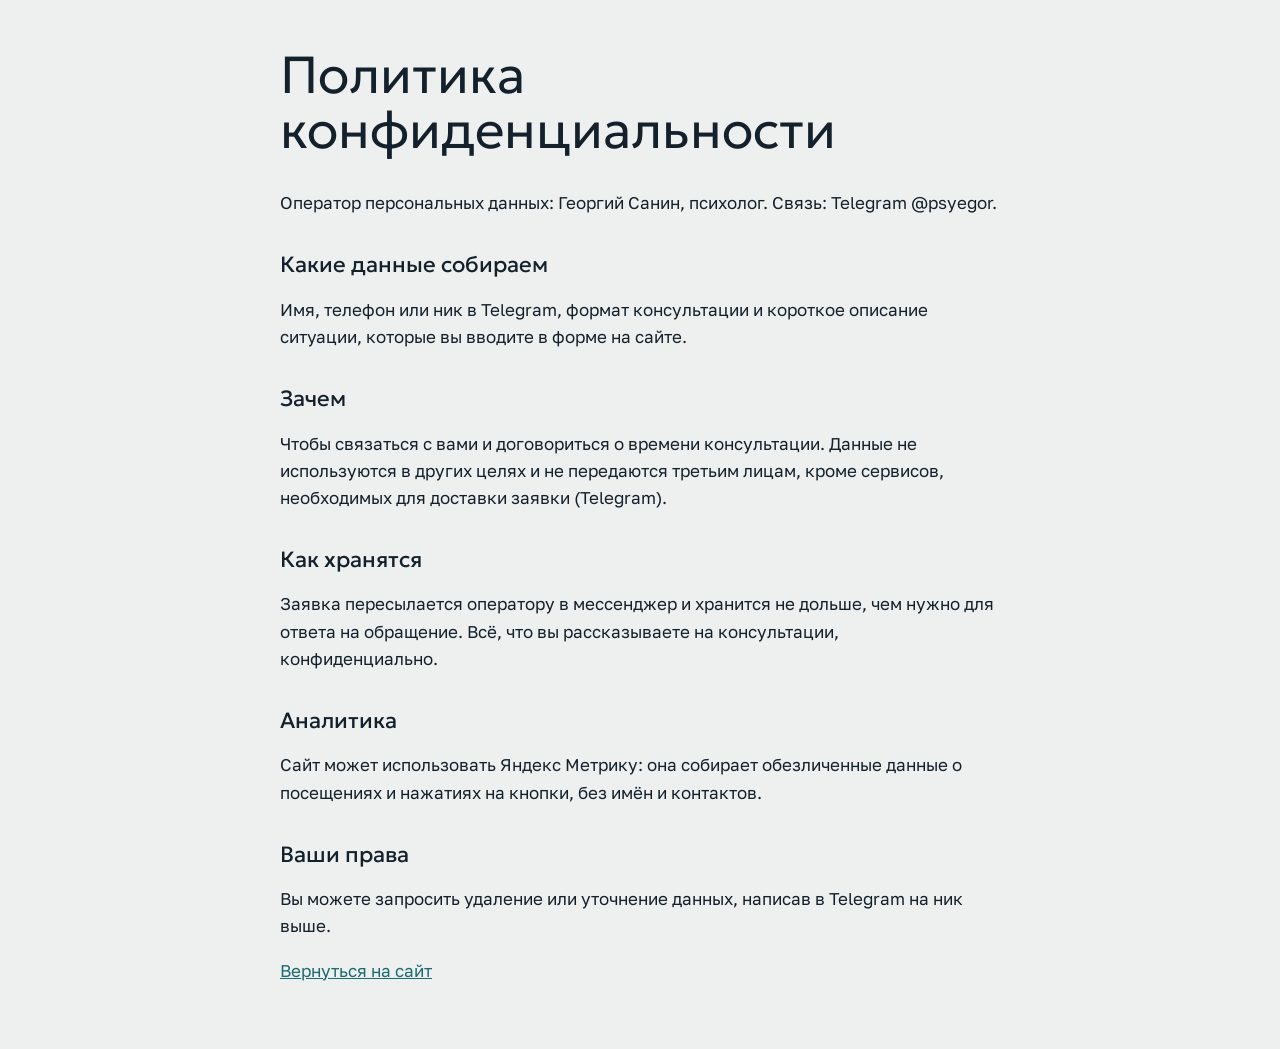
<file: privacy.html>
<!doctype html>
<html lang="ru">
<head>
<meta charset="utf-8">
<meta name="viewport" content="width=device-width, initial-scale=1">
<title>Политика конфиденциальности, Георгий Санин</title>
<meta name="robots" content="noindex">
<link href="https://fonts.googleapis.com/css2?family=Geologica:wght@300;400&family=Golos+Text:wght@400;500&display=swap" rel="stylesheet">
<style>
body{margin:0;background:#EDF0EF;color:#14202B;font:17px/1.6 'Golos Text',system-ui,sans-serif;padding:48px 16px}
main{max-width:720px;margin:0 auto}
h1{font:300 clamp(32px,5vw,52px)/1.05 'Geologica',system-ui,sans-serif;margin:0 0 32px}
h2{font:400 22px/1.2 'Geologica',system-ui,sans-serif;margin:36px 0 10px}
a{color:#1D6A70}
</style>
</head>
<body>
<main>
<h1>Политика конфиденциальности</h1>
<p>Оператор персональных данных: Георгий Санин, психолог. Связь: Telegram @psyegor.</p>
<h2>Какие данные собираем</h2>
<p>Имя, телефон или ник в Telegram, формат консультации и короткое описание ситуации, которые вы вводите в форме на сайте.</p>
<h2>Зачем</h2>
<p>Чтобы связаться с вами и договориться о времени консультации. Данные не используются в других целях и не передаются третьим лицам, кроме сервисов, необходимых для доставки заявки (Telegram).</p>
<h2>Как хранятся</h2>
<p>Заявка пересылается оператору в мессенджер и хранится не дольше, чем нужно для ответа на обращение. Всё, что вы рассказываете на консультации, конфиденциально.</p>
<h2>Аналитика</h2>
<p>Сайт может использовать Яндекс Метрику: она собирает обезличенные данные о посещениях и нажатиях на кнопки, без имён и контактов.</p>
<h2>Ваши права</h2>
<p>Вы можете запросить удаление или уточнение данных, написав в Telegram на ник выше.</p>
<p><a href="index.html">Вернуться на сайт</a></p>
</main>
</body>
</html>
</file>
<file: styles.css>
:root{
  --ground:#EDF0EF; --paper:#F8F9F7; --ink:#14202B; --ink2:#3F4D59;
  --coral:#E0405A; --coral-d:#B3233F; --teal:#1D6A70; --teal-d:#175459;
  --teal-t:#D3E3E1; --coral-t:#F6D9DD; --band:#B4CCC9;
  --m:clamp(16px,3.2vw,44px);
  --gap:clamp(88px,11vw,190px);
  --f-d:'Geologica','Golos Text',system-ui,sans-serif;
  --f-b:'Golos Text',system-ui,sans-serif;
  --ease:cubic-bezier(.2,.7,.2,1);
}
*,*::before,*::after{box-sizing:border-box}
html{-webkit-text-size-adjust:100%}

body{margin:0;background:var(--ground);color:var(--ink);font:400 18px/1.55 var(--f-b);overflow-x:hidden}
img,svg{display:block;max-width:100%}
a{color:inherit}
h1,h2,h3,p,ul,ol,figure,fieldset{margin:0;padding:0}
ul,ol{list-style:none}
.sr{position:absolute;width:1px;height:1px;overflow:hidden;clip:rect(0 0 0 0);white-space:nowrap}
:focus-visible{outline:3px solid var(--ink);outline-offset:3px}
::selection{background:var(--coral);color:#fff}
section{scroll-margin-top:72px}
.wrap{padding-inline:var(--m);max-width:1680px;margin-inline:auto}

.h2{font:300 clamp(34px,4.6vw,76px)/1.02 var(--f-d);letter-spacing:-.035em;text-wrap:balance}

/* reveal */
.js [data-r]{opacity:0;transform:translateY(24px);transition:opacity .9s var(--ease),transform .9s var(--ease);transition-delay:var(--d,0s)}
.js [data-r].is-in{opacity:1;transform:none}

/* header */
.header{position:fixed;inset:0 0 auto 0;z-index:50;background:var(--ground)}
.header__inner{display:flex;align-items:center;gap:24px;min-width:0;padding:14px var(--m);max-width:1680px;margin:0 auto}
.logo{display:flex;align-items:center;gap:10px;text-decoration:none;font:500 18px var(--f-d);letter-spacing:-.02em;flex-shrink:0}
.nav{display:flex;align-items:center;gap:32px;margin-left:auto;margin-right:12px}
.nav a{display:flex;align-items:center;height:48px;text-decoration:none;white-space:nowrap;font-size:16px;line-height:1;position:relative}
.nav a::after{content:"";position:absolute;left:0;bottom:8px;height:3px;width:100%;background:var(--coral);transform:scaleX(0);transform-origin:left;transition:transform .35s var(--ease)}
.nav a:hover::after{transform:scaleX(1)}
.header__cta{flex-shrink:0;min-height:48px;padding:0 28px;font-size:16px}
.burger{display:none;width:44px;height:44px;border:0;background:none;padding:0;position:relative;cursor:pointer;margin-left:auto}
.burger i{position:absolute;left:10px;right:10px;height:3px;background:var(--ink);transition:transform .3s var(--ease)}
.burger i:first-child{top:16px}.burger i:last-child{top:25px}
.burger.is-open i:first-child{transform:translateY(4.5px) rotate(45deg)}
.burger.is-open i:last-child{transform:translateY(-4.5px) rotate(-45deg)}

/* buttons */
.btn{display:inline-flex;align-items:center;justify-content:center;min-height:56px;padding:0 30px;border:0;border-radius:0;background:var(--coral-d);color:#fff;font:500 17px var(--f-b);text-decoration:none;cursor:pointer;position:relative;overflow:hidden;transition:transform .25s var(--ease),background .25s}
.btn span{position:relative;z-index:1}
.btn::before{content:"";position:absolute;inset:0;background:var(--teal);transform:translateY(101%);transition:transform .4s var(--ease)}
.btn:hover::before{transform:none}
.btn:active{transform:scale(.97)}
.btn--small{min-height:44px;padding:0 20px;font-size:16px}
.btn--block{width:100%}
.btn[disabled]{opacity:.65;cursor:default}
.textlink{font-size:17px;text-decoration:underline;text-decoration-thickness:3px;text-underline-offset:6px;transition:text-underline-offset .3s var(--ease),color .3s}
.textlink:hover{text-underline-offset:10px;color:var(--coral-d)}

/* hero */
.hero{min-height:100svh;display:grid;grid-template-columns:minmax(0,1.05fr) minmax(0,.95fr);align-items:center;gap:var(--m);padding:112px var(--m) 72px;max-width:1680px;margin:0 auto}
.hero__title{font:300 clamp(48px,7.2vw,124px)/.96 var(--f-d);letter-spacing:-.045em}
.hero__title .w{display:inline-block;overflow:hidden;vertical-align:top;padding-bottom:.08em}
.hero__title .w i{display:inline-block;font-style:normal;transform:translateY(110%);transition:transform 1.1s var(--ease);transition-delay:calc(var(--i)*90ms)}
.hero__title.is-in .w i{transform:none}
.hero__lead{margin-top:clamp(24px,3vw,40px);max-width:36em;font-size:clamp(18px,1.5vw,22px);line-height:1.5}
.hero__actions{margin-top:32px;display:flex;flex-wrap:wrap;align-items:center;gap:20px 32px}
.hero__note{margin-top:28px;color:var(--ink2);font-size:17px}
.hero__ring{position:relative;width:min(100%,min(78vh,720px));justify-self:center;aspect-ratio:1}
.hero__ring>*{position:absolute;inset:0;width:100%;height:100%}
.hero__photo{inset:11.5%;width:auto;height:auto;background:var(--teal-t);overflow:hidden;border-radius:50%}
.hero__photo img{width:100%;height:100%;object-fit:cover;object-position:50% 25%;transform:scale(1.08);animation:settle 2.2s var(--ease) .2s forwards}
@keyframes settle{to{transform:scale(1)}}

/* facts */
.facts{background:var(--paper)}
.facts__inner{display:grid;grid-template-columns:repeat(3,1fr);gap:var(--m);padding:clamp(48px,6vw,96px) var(--m);max-width:1680px;margin:0 auto}
.fact{display:flex;flex-direction:column;gap:10px}
.fact b{font:300 clamp(44px,6vw,104px)/.95 var(--f-d);letter-spacing:-.04em;font-variant-numeric:tabular-nums}
.fact>span{font-size:17px;max-width:15em}

/* scene */
.scene{background:var(--teal-t);padding-block:calc(var(--gap) * .6)}
.scene__stick{display:grid;grid-template-columns:minmax(0,1fr) minmax(0,1fr);gap:var(--m);align-items:center;padding:0 var(--m);max-width:1680px;margin:0 auto}
.scene__text{display:flex;flex-direction:column;align-items:flex-start;gap:clamp(20px,3vh,36px)}
.steps{display:flex;flex-wrap:wrap;gap:8px}
.steps__tab{min-height:44px;padding:0 18px;border:0;background:var(--paper);color:var(--ink);font:400 16px var(--f-b);cursor:pointer;transition:background .25s,color .25s,transform .3s var(--ease)}
.steps__tab:hover{transform:translateY(-3px)}
.steps__tab.is-on{background:var(--ink);color:var(--paper)}
.stages{display:grid;min-height:11.5em}
.stage{grid-area:1/1;opacity:0;visibility:hidden;transform:translateY(20px);transition:opacity .5s var(--ease),transform .6s var(--ease),visibility 0s .5s;pointer-events:none}
.stage.is-on{opacity:1;visibility:visible;transform:none;pointer-events:auto;transition-delay:0s}
.stage h3{font:400 clamp(26px,2.6vw,40px)/1.1 var(--f-d);letter-spacing:-.03em;margin-bottom:16px}
.stage p{font-size:clamp(18px,1.5vw,22px);line-height:1.5;max-width:30em}
.scene__art{position:relative;justify-self:center;width:min(100%,600px);aspect-ratio:1}
.scene__art svg{width:100%;height:100%}
.says{position:absolute;left:50%;top:50%;width:46%;transform:translate(-50%,-50%);display:grid;gap:14px;text-align:left}
.says p{font:400 clamp(15px,1.5vw,21px)/1.25 var(--f-d);letter-spacing:-.02em;padding-left:22px;position:relative;transition:opacity .35s}
.says p::before{content:"";position:absolute;left:0;top:.35em;width:12px;height:12px;border-radius:50%}
.says__c::before{background:var(--coral)}.says__t::before{background:var(--teal)}
.says p.swap{opacity:0}

/* pick */
.pick{background:var(--ground);padding-block:var(--gap)}
.pick__grid{display:grid;grid-template-columns:minmax(0,1fr) minmax(0,1.15fr);gap:clamp(32px,5vw,96px);margin-top:clamp(40px,5vw,72px);align-items:start}
.pick__list{display:grid;gap:10px;border:0;min-width:0}
.pick__list label{display:block;cursor:pointer}
.pick__list input{position:absolute;opacity:0}
.pick__list span{display:block;padding:20px 24px;background:var(--paper);font:400 clamp(20px,2vw,30px)/1.15 var(--f-d);letter-spacing:-.025em;transition:background .3s,transform .4s var(--ease),color .3s}
.pick__list label:hover span{transform:translateX(8px)}
.pick__list input:checked+span{background:var(--ink);color:var(--paper);transform:translateX(16px)}
.pick__list input:focus-visible+span{outline:3px solid var(--coral);outline-offset:3px}
.pick__out{display:grid;grid-template-columns:minmax(0,220px) minmax(0,1fr);gap:clamp(20px,3vw,48px);background:var(--paper);padding:clamp(24px,3vw,48px)}
.mini{width:100%;aspect-ratio:1}
.pick__text h3{font:500 17px var(--f-b);color:var(--teal-d);margin-top:20px}
.pick__text h3:first-child{margin-top:0}
.pick__text p{font-size:18px;margin-top:6px;transition:opacity .3s}
.pick__text .btn{margin-top:28px}
.pick__text .pick__note{font-size:15px;color:var(--ink2);margin-top:14px}
.pick__text.swap p{opacity:0}

/* requests */
.req{padding-block:var(--gap);background:var(--paper)}
.statement{font:300 clamp(24px,2.5vw,36px)/1.25 var(--f-d);letter-spacing:-.02em;max-width:26em;margin-top:clamp(24px,3vw,40px)}
.req__cols{display:grid;grid-template-columns:1fr 1fr;gap:clamp(32px,6vw,120px);margin-top:clamp(48px,6vw,96px)}
.req__col h3{font:400 clamp(20px,1.8vw,26px) var(--f-d);color:var(--coral-d);margin-bottom:18px}
.req__col li{font:300 clamp(26px,3.2vw,52px)/1.08 var(--f-d);letter-spacing:-.035em;padding:.22em 0;transition:transform .45s var(--ease),color .3s}
.req__col li:hover{transform:translateX(14px);color:var(--teal)}
.req__extra{margin-top:clamp(40px,5vw,72px);max-width:36em;font-size:18px;color:var(--ink2)}

/* about */
.about{padding-block:var(--gap)}
.about__grid{display:grid;grid-template-columns:minmax(0,1.1fr) minmax(0,.9fr);gap:clamp(40px,7vw,128px);align-items:start}
.about__h{font:400 clamp(22px,2vw,30px)/1.15 var(--f-d);letter-spacing:-.025em;color:var(--teal-d);margin-top:clamp(28px,3vw,44px)}
.about__h+p{margin-top:12px!important}
.about__text p{margin-top:24px;max-width:34em;font-size:clamp(18px,1.5vw,21px)}

.about__side{display:grid;gap:var(--m)}
.about__photo{width:100%;height:auto;max-height:640px;object-fit:cover;object-position:50% 20%}
.about__edu{background:var(--paper);padding:clamp(24px,3vw,48px)}
.about__edu h3{font:400 clamp(20px,1.8vw,26px) var(--f-d);color:var(--teal-d);margin-bottom:12px}
.edu li{display:grid;grid-template-columns:7.6em 1fr;gap:16px;padding:16px 0;transition:background .3s,padding .4s var(--ease)}
.edu li:hover{padding-left:14px;background:var(--teal-t)}
.edu b{font:500 17px var(--f-d);color:var(--coral-d);font-variant-numeric:tabular-nums}
.edu span{font-size:17px;line-height:1.4}

/* proof */
.proof{background:var(--coral-t);padding-block:var(--gap)}
.proof__grid{display:grid;grid-template-columns:minmax(0,.9fr) minmax(0,1.1fr);gap:clamp(40px,6vw,112px);align-items:center}
.proof__score{display:flex;align-items:baseline;gap:20px;margin-top:clamp(24px,3vw,40px)}
.proof__score b{font:300 clamp(72px,10vw,168px)/.9 var(--f-d);letter-spacing:-.05em}
.proof__score span{font-size:18px}
.proof__text>p:not(.proof__score){margin:24px 0 36px;max-width:30em;font-size:19px}
.proof__field{width:100%;height:auto}
.proof__field circle{fill:var(--teal);transform-box:fill-box;transform-origin:center;transform:scale(.5);opacity:0;transition:transform .6s var(--ease),opacity .6s;transition-delay:var(--d,0s)}
.proof__field.is-in circle{transform:scale(1);opacity:1}

.reviews{margin-top:clamp(56px,7vw,112px)}
.reviews__cols{columns:3 300px;column-gap:var(--m)}
.review{break-inside:avoid;margin:0 0 var(--m);padding:clamp(22px,2.4vw,36px);background:var(--paper);transition:transform .45s var(--ease)}
.review:hover{transform:translateY(-6px)}
.review p{font:300 clamp(19px,1.6vw,23px)/1.4 var(--f-d);letter-spacing:-.015em}
.review footer{margin-top:18px;font-size:16px;color:var(--ink2)}
.review footer b{color:var(--ink);font-weight:600}
.reviews__note{font-size:16px;color:var(--ink);margin:clamp(28px,3.5vw,44px) 0 0;max-width:none}
.scene__ctas{display:flex;flex-wrap:wrap;gap:12px;align-items:center}
.scene__ctas [hidden]{display:none}
.scene__book{background:var(--teal)}
.scene__book::before{background:var(--coral-d)}
.reviews__note a{color:var(--ink)}

/* price */
.price{background:var(--paper);padding-block:var(--gap)}
.ptable{margin-top:clamp(36px,5vw,72px)}
.prow{display:grid;grid-template-columns:1.3fr 1.2fr .8fr auto;gap:8px clamp(16px,2.5vw,40px);align-items:center;padding:clamp(18px,2.2vw,32px) clamp(16px,2vw,32px);transition:background .3s}
.prow:nth-child(odd){background:var(--ground)}
.prow:hover{background:var(--teal-t)}
.pt{font:400 clamp(22px,2.4vw,36px)/1.1 var(--f-d);letter-spacing:-.03em}
.pd{font-size:17px;color:var(--ink2)}
.pp b{display:block;font:300 clamp(26px,3vw,46px)/1 var(--f-d);letter-spacing:-.03em;font-variant-numeric:tabular-nums}
.pp span{font-size:16px;color:var(--ink2)}
.rowgo{display:inline-block;padding:12px 20px;background:var(--ink);color:var(--paper);text-decoration:none;font-size:16px;transition:background .25s,transform .3s var(--ease)}
.rowgo:hover{background:var(--coral-d);transform:translateX(4px)}
.price__note{margin-top:36px;max-width:38em;font-size:18px}

/* faq */
.faq{padding-block:var(--gap)}
.faq__grid{display:grid;grid-template-columns:minmax(0,.8fr) minmax(0,1.2fr);gap:clamp(32px,6vw,112px);align-items:start}
.faq__grid .h2{position:sticky;top:96px}
details{background:var(--paper);margin-bottom:10px;transition:background .3s}
details[open]{background:#fff}
summary{list-style:none;cursor:pointer;padding:24px 72px 24px 28px;font:400 clamp(20px,2vw,28px)/1.2 var(--f-d);letter-spacing:-.025em;position:relative}
summary::-webkit-details-marker{display:none}
summary::before,summary::after{content:"";position:absolute;right:28px;top:50%;width:20px;height:3px;background:var(--coral-d);transition:transform .4s var(--ease)}
summary::after{transform:rotate(90deg)}
details[open] summary::after{transform:rotate(0)}
details p{padding:0 28px 28px;max-width:38em;font-size:18px}
details[open] p{animation:fadeup .5s var(--ease)}
@keyframes fadeup{from{opacity:0;transform:translateY(10px)}}

/* contact */
.contact{background:var(--teal-t);padding-block:var(--gap)}
.contact__grid{display:grid;grid-template-columns:minmax(0,1fr) minmax(0,1fr);gap:clamp(40px,6vw,112px);align-items:start}
.contact__text p{margin-top:28px;max-width:28em;font-size:19px}
.links{margin-top:28px;display:grid;gap:12px}
.links a{font:400 clamp(20px,1.8vw,26px) var(--f-d);letter-spacing:-.02em;text-decoration:underline;text-decoration-color:var(--coral);text-decoration-thickness:3px;text-underline-offset:6px;transition:text-underline-offset .3s var(--ease)}
.links a:hover{text-underline-offset:11px}
.form{background:var(--paper);padding:clamp(24px,3vw,48px);display:grid;gap:20px}
.field{display:grid;gap:8px}
.field>span,.who legend{font-size:16px;font-weight:500}
.field input,.field select,.field textarea{width:100%;min-height:54px;padding:12px 16px;border:0;border-radius:0;background:var(--ground);color:var(--ink);font:400 17px var(--f-b);outline:0;border-bottom:4px solid transparent;transition:background .25s,border-color .25s}
.field textarea{resize:vertical}
.field input:focus,.field select:focus,.field textarea:focus{background:#fff;border-bottom-color:var(--coral)}
.who{border:0;display:grid;grid-template-columns:1fr 1fr;gap:8px}
.who legend{margin-bottom:8px;padding:0}
.who input{position:absolute;opacity:0}
.who span{display:block;padding:14px 16px;background:var(--ground);text-align:center;cursor:pointer;transition:background .25s,color .25s}
.who input:checked+span{background:var(--ink);color:var(--paper)}
.who input:focus-visible+span{outline:3px solid var(--coral);outline-offset:2px}
.check{display:flex;gap:12px;align-items:flex-start;font-size:15px;color:var(--ink2);line-height:1.4}
.check input{margin-top:3px;width:20px;height:20px;accent-color:var(--teal);flex-shrink:0}
.form__status{min-height:1.4em;font-size:16px}
.form__status.err{color:var(--coral-d)}
.field.invalid input{border-bottom-color:var(--coral)}

/* footer */
.footer{padding:clamp(56px,7vw,110px) 0 36px}
.footer__name{font:300 clamp(44px,13vw,300px)/.95 var(--f-d);letter-spacing:-.06em;white-space:nowrap;margin-bottom:clamp(32px,4vw,64px)}
.footer__row{display:flex;justify-content:space-between;gap:24px;flex-wrap:wrap;font-size:16px;color:var(--ink2)}
.footer__row p{max-width:34em}
.footer a{color:var(--ink)}

/* pictures */
.band{margin:0;overflow:hidden;height:clamp(240px,42vw,640px)}
.band img{width:100%;height:100%;object-fit:cover;object-position:50% 60%}
.docs{margin-top:clamp(48px,6vw,96px)}
.docs h3{font:400 clamp(20px,1.8vw,26px) var(--f-d);color:var(--teal-d);margin-bottom:20px}
.docs__list{display:grid;grid-template-columns:repeat(4,1fr);gap:var(--m);align-items:start}
.docs__list button{display:block;width:100%;aspect-ratio:3/4;padding:0;border:0;background:var(--paper);cursor:zoom-in;transition:transform .45s var(--ease)}
.docs__list button:hover{transform:translateY(-8px)}
.docs__list img{width:100%;height:100%;object-fit:contain}
.lightbox{border:0;padding:0;background:var(--paper);max-width:min(92vw,900px);max-height:92vh;overflow:auto}
.lightbox::backdrop{background:rgba(20,32,43,.72)}
.lightbox img{width:100%;height:auto}
.lightbox__x{position:sticky;bottom:0;display:block;width:100%;min-height:52px;border:0;background:var(--ink);color:var(--paper);font:500 17px var(--f-b);cursor:pointer}

.sticky-cta{display:none}

/* breakpoints */
@media (max-width:1280px){.nav{gap:22px}.nav a{font-size:15px}}
@media (max-width:1100px){
  .nav{display:none;position:fixed;inset:68px 0 auto 0;flex-direction:column;gap:0;background:var(--ground);padding:8px var(--m) 24px}
  .nav.is-open{display:flex}
  .nav a{font-size:22px;font-family:var(--f-d);padding:14px 0}
  .burger{display:block}
  .header__cta{display:none}
  .header{background:var(--ground)}
}
@media (max-width:900px){
  .hero{grid-template-columns:1fr;min-height:auto;padding-top:104px;gap:36px}
  .hero__ring{width:min(100%,520px)}
  .facts__inner{grid-template-columns:1fr;row-gap:40px}
  .scene__stick{grid-template-columns:1fr}
  .scene__art{order:-1;width:min(100%,420px)}
  .stages{min-height:13em}
  .says{width:48%}
  .docs__list{grid-template-columns:1fr 1fr}
  .pick__grid,.req__cols,.about__grid,.proof__grid,.faq__grid,.contact__grid{grid-template-columns:1fr}
  .faq__grid .h2{position:static}
  .pick__out{grid-template-columns:1fr}
  .mini{max-width:200px}
  .prow{grid-template-columns:1fr auto;grid-template-areas:"t t" "d d" "p a"}
  .pt{grid-area:t}.pd{grid-area:d}.pp{grid-area:p}.pa{grid-area:a;align-self:end}
}
@media (max-width:900px){
  body{padding-bottom:84px}
  .sticky-cta{display:flex;align-items:center;justify-content:center;position:fixed;right:16px;padding:0 28px;bottom:max(16px,env(safe-area-inset-bottom));z-index:60;min-height:56px;background:var(--coral-d);color:#fff;text-decoration:none;font:500 17px var(--f-b);transform:translateY(160%);transition:transform .45s var(--ease)}
  .sticky-cta.is-on{transform:none}
}
@media (max-width:560px){
  body{font-size:17px}
  .logo span{font-size:17px}
  .who{grid-template-columns:1fr}
  .edu li{grid-template-columns:1fr;gap:2px}
  summary{padding:20px 60px 20px 20px}
  summary::before,summary::after{right:20px}
  details p{padding:0 20px 22px}
  .hero__actions .btn{width:100%}
}
@media (max-width:380px){.logo span{display:none}}

/* no-js / reduced motion */
@media (prefers-reduced-motion:reduce){
  *,*::before,*::after{animation:none!important}
  .js [data-r]{transform:none;transition:opacity .3s}
  .hero__title .w i{transform:none}
  .proof__field circle{transform:scale(1);opacity:1}
}
</file>
